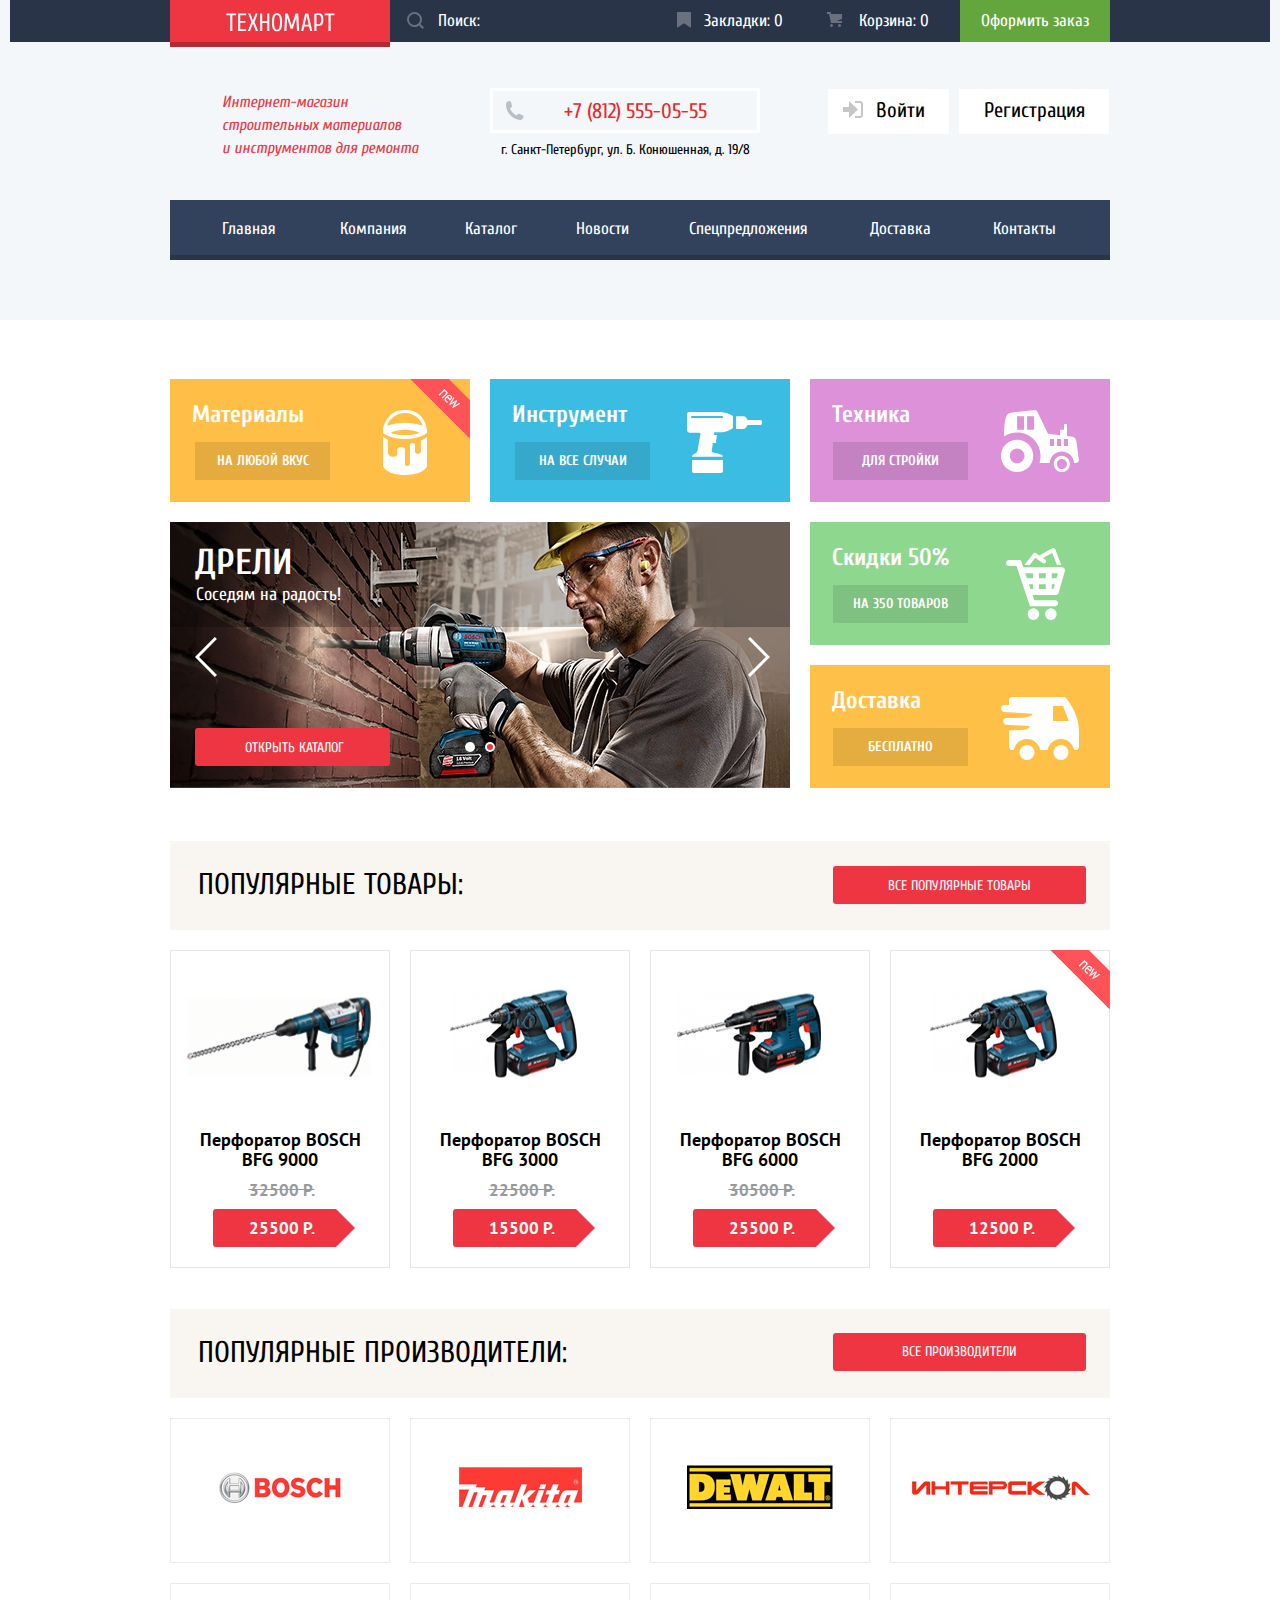
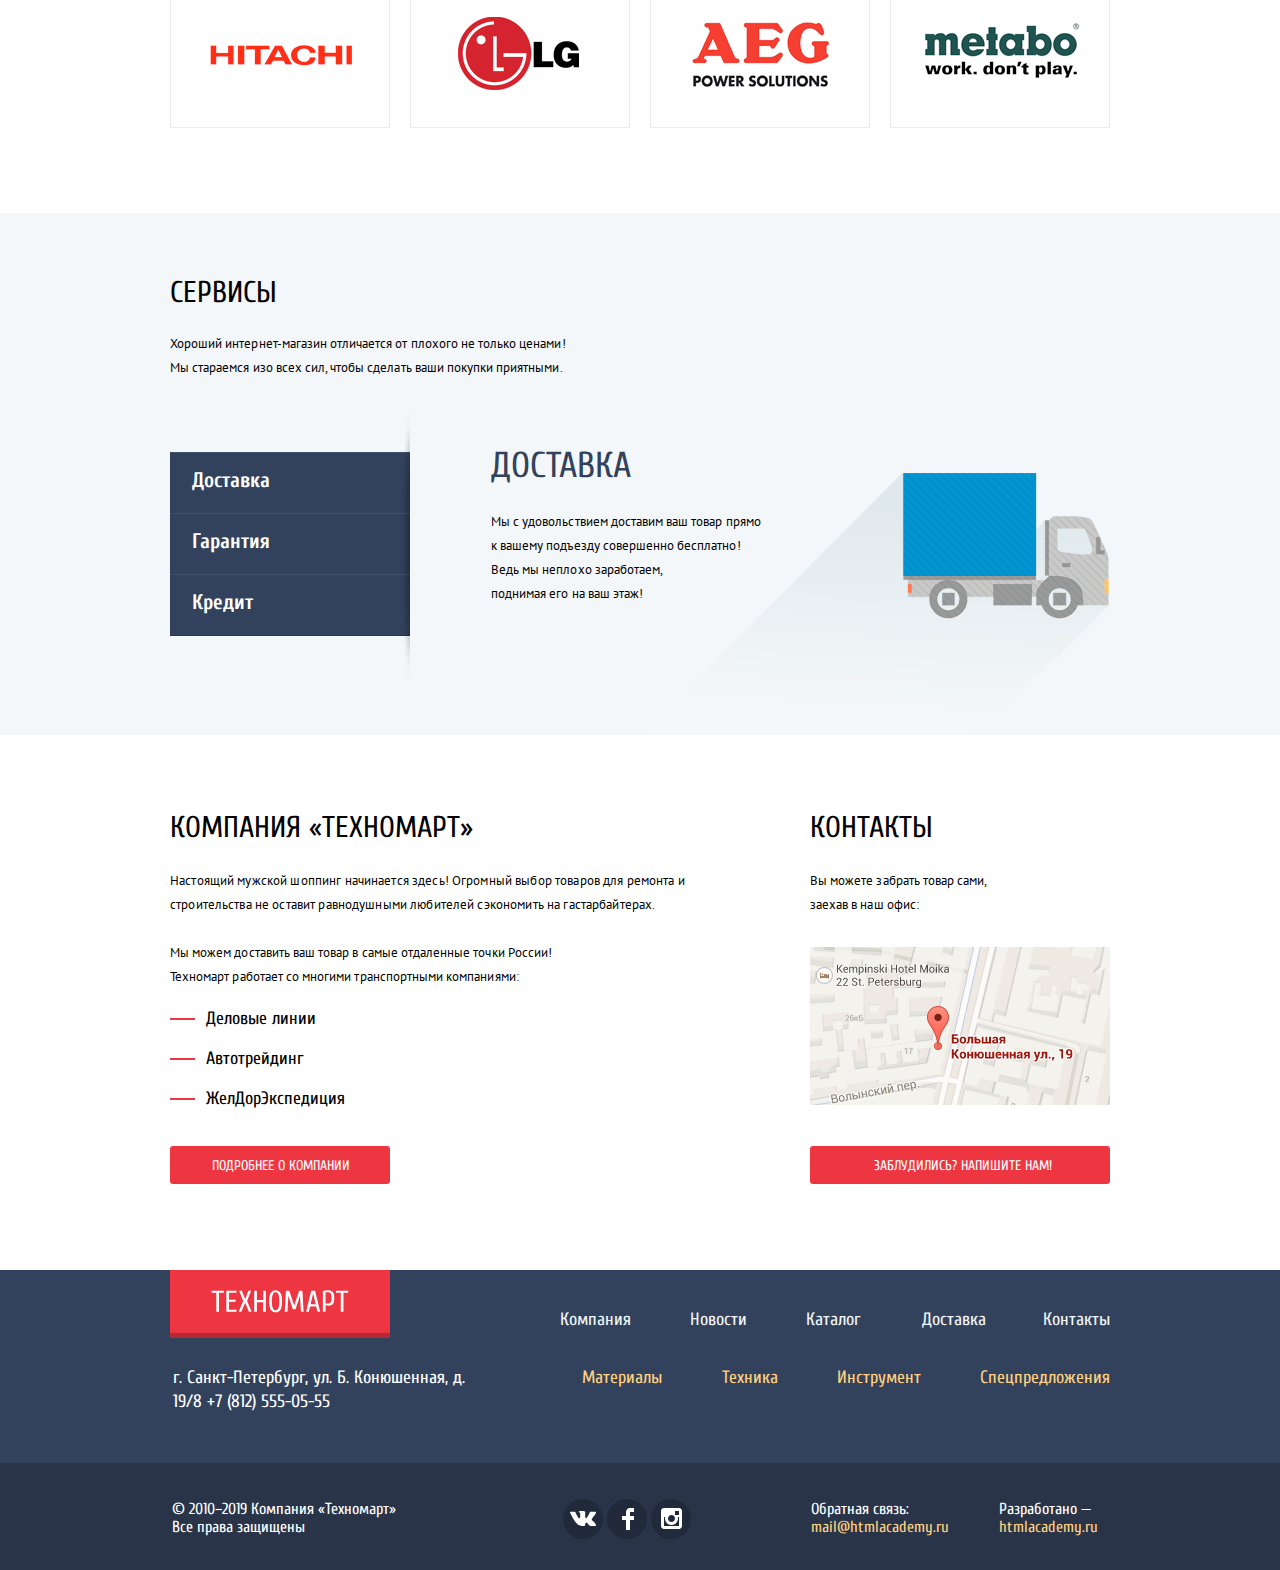
<file: index.html>
<!DOCTYPE html>
<html lang="ru">

<head>
	<meta charset="utf-8">
	<title>HTML Academy: Техномарт</title>
	<link href="https://fonts.googleapis.com/css?family=Cuprum:400,400i,700%7CPT+Sans:400,400i,700&display=swap&subset=cyrillic" rel="stylesheet">
	<link href="./css/normalize.css" rel="stylesheet">
	<link href="./css/style-min.css" rel="stylesheet">
</head>

<body>
	<header class="main-header">
		<div class="container-header-second-menu">
			<ul class="header-second-menu">
				<li>
					<a href="" class="header-logo">
						<img src="./img/logo.svg" width="109" height="19" alt="Магазин «Техномарт»">
					</a>
				</li>
				<li class="search">
					<form action="https://echo.htmlacademy.ru" method="get">
						<label for="search-field">
						</label>
						<input type="text" id="search-field" placeholder="Поиск:" aria-label="Поле ввода поисковых запросов">
						<svg xmlns="http://www.w3.org/2000/svg" width="17" height="17" viewBox="0 0 17 17">
							<path fill="#ffffff" d="M17 15.586l-3.542-3.542A7.465 7.465 0 0 0 15 7.5 7.5 7.5 0 1 0 7.5 15c1.71 0 3.282-.579 4.544-1.542L15.586 17 17 15.586zM2 7.5C2 4.467 4.467 2 7.5 2 10.532 2 13 4.467 13 7.5c0 3.032-2.468 5.5-5.5 5.5A5.506 5.506 0 0 1 2 7.5z" />
						</svg>
					</form>
				</li>
				<li class="bookmark">
					<a href="">Закладки: <span>0</span>
						<svg xmlns="http://www.w3.org/2000/svg" xmlns:xlink="http://www.w3.org/1999/xlink" x="0px" y="0px" width="14px" height="16px" viewBox="0 0 14 16" enable-background="new 0 0 14 16" xml:space="preserve">
							<path fill="#ffffff" d="M14,15c0,0.55-0.368,0.741-0.818,0.426l-5.363-3.765c-0.45-0.315-1.187-0.315-1.637,0l-5.364,3.765
	C0.368,15.741,0,15.55,0,15V1c0-0.55,0.45-1,1-1h12c0.55,0,1,0.45,1,1V15z" />
						</svg>
					</a>
				</li>
				<li class="cart">
					<a href="">Корзина: <span>0</span>
						<svg xmlns="http://www.w3.org/2000/svg" width="15" height="15" viewBox="0 0 15 15">
							<circle fill="#ffffff" cx="4.5" cy="13.5" r="1.5" />
							<circle fill="#ffffff" cx="12.5" cy="13.5" r="1.5" />
							<path fill="#ffffff" d="M15 2H4.07l-.422-2H0v2h2.031l1.985 9H15V9H9.441L15 6.951z" /></svg>
					</a>
				</li>
				<li class="order">
					<a href="">Оформить заказ</a>
				</li>
			</ul>
		</div>
		<div class="container-header-info-nav">
			<div class="header-info">
				<p class="header-description">
					Интернет-магазин 
					строительных материалов 
					и&nbsp;инструментов для ремонта
				</p>
				<p class="header-contacts">
					<a href="tel:78125550555">+7 (812) 555-05-55</a>
					<span class="header-contacts-adress">г. Санкт-Петербург, ул. Б. Конюшенная, д. 19/8</span>
				</p>
				<ul class="user-navigation">
					<li>
						<a class="login-link" href="#">Войти
							<svg xmlns="http://www.w3.org/2000/svg" xmlns:xlink="http://www.w3.org/1999/xlink" x="0px" y="0px" width="20px" height="17px" viewBox="0 0 20 17" enable-background="new 0 0 20 17" xml:space="preserve">
								<g>
									<polygon fill="#c5c5c5" points="14.875,8.5 6,0 6,6 0,6 0,11 6,11 6,17 	" />
								</g>
								<path fill="#c5c5c5" d="M16.986,15.01h-5.027V17h5.027c2.178,0,3.004-1.81,3.029-3.026V3.028C19.99,1.811,19.164,0,16.986,0h-5.027
	v1.99h5.027c0.839,0,0.992,0.681,1.01,1.057v10.904C17.979,14.327,17.825,15.01,16.986,15.01z" />
							</svg>
						</a>
					</li>
					<li>
						<a class="sign-up" href="#">Регистрация</a>
					</li>
				</ul>
			</div>
			<nav class="navigation">
				<ul class="header-menu">
					<li><a href="">Главная</a></li>
					<li><a href="">Компания</a></li>
					<li><a href="catalog.html">Каталог</a></li>
					<li><a href="">Новости</a></li>
					<li><a href="">Спецпредложения</a></li>
					<li><a href="">Доставка</a></li>
					<li><a href="">Контакты</a></li>
				</ul>
			</nav>
		</div>
	</header>

	<main class="index main-flex-container">
		<h1 class="visually-hidden">Интернет-магазин «Техномарт»</h1>

		<section class="features">
			<h2 class="visually-hidden">Преимущества</h2>
			<ul class="features-list">
				<li class="features-list-item materials">
					<span>Материалы</span>
					<a href="">
						на любой вкус
					</a>
				</li>
				<li class="features-list-item tool">
					<span>Инструмент</span>
					<a href="">
						на все случаи
					</a>
				</li>
				<li class="features-list-item technique">
					<span>Техника</span>
					<a href="">
						для стройки
					</a>
				</li>
				<li class="features-list-item discount">
					<span>Скидки 50%</span>
					<a href="">
						на 350 товаров
					</a>
				</li>
				<li class="features-list-item delivery">
					<span>Доставка</span>
					<a href="">
						бесплатно
					</a>
				</li>
				<li class="slider-section">
					<h2 class="visually-hidden">Слайдер о популярных каталогах</h2>
					<ul class="slider-list">
						<li class="slide index-1">
							<p>Дрели
								<span>Соседям на радость!</span>
							</p>
							<a class="slider-link" href="catalog.html">Открыть каталог</a>
						</li>
						<li class="slide index-2">
							<p>Перфораторы
								<span>Настоящие мужские игрушки</span>
							</p>
							<a class="slider-link" href="./catalog.html">Открыть каталог</a>
						</li>
					</ul>
					<button class="slider-button prev" type="button" aria-label="Назад"></button>
					<button class="slider-button next" type="button" aria-label="Вперед"></button>
					<div class="slider-paginatiion">
						<h3 class="visually-hidden">Пагинация слайдера</h3>
						<button class="slider-dots" type="button" aria-label="Неактивный слайд"></button>
						<button class="slider-dots slide-current" type="button" aria-label="Текущий слайд"></button>
					</div>
				</li>
			</ul>
		</section>

		<section class="popular-product">
			<h2>Популярные товары:</h2>
			<a href="" class="all-popular-product">Все популярные товары</a>
			<ul class="product-list">

				<li class="product-list-item">
					<p class="product-image">
						<img src="./img/perforator-1.jpg" width="218" height="168" alt="Перфоратор BOSCH BFG 9000">
					</p>
					<div class="product-action">
						<a class="to-cart" href="">Купить</a>
						<a class="to-bookmarks" href="">В закладки</a>
					</div>
					<h3 class="product-title">
						<a href="">Перфоратор BOSCH BFG 9000</a>
					</h3>
					<p class="old-price">32500 Р.</p>
					<p class="price">25500 Р.</p>
				</li>

				<li class="product-list-item">
					<p class="product-image">
						<img src="./img/perforator-2.jpg" width="218" height="168" alt="Перфоратор BOSCH BFG 3000">
					</p>
					<div class="product-action">
						<a class="to-cart" href="">Купить</a>
						<a class="to-bookmarks" href="">В закладки</a>
					</div>
					<h3 class="product-title">
						<a href="">Перфоратор BOSCH BFG 3000</a>
					</h3>
					<p class="old-price">22500 Р.</p>
					<p class="price">15500 Р.</p>
				</li>

				<li class="product-list-item">
					<p class="product-image">
						<img src="./img/perforator-3.jpg" width="218" height="168" alt="Перфоратор BOSCH BFG 6000">
					</p>
					<div class="product-action">
						<a class="to-cart" href="">Купить</a>
						<a class="to-bookmarks" href="">В закладки</a>
					</div>
					<h3 class="product-title">
						<a href="">Перфоратор BOSCH BFG 6000</a>
					</h3>
					<p class="old-price">30500 Р.</p>
					<p class="price">25500 Р.</p>
				</li>

				<li class="product-list-item">
					<span class="new-sticker flag">new</span>
					<p class="product-image">
						<img src="./img/perforator-4.jpg" width="218" height="168" alt="Перфоратор BOSCH BFG 2000">
					</p>
					<div class="product-action">
						<a class="to-cart" href="">Купить</a>
						<a class="to-bookmarks" href="">В закладки</a>
					</div>
					<h3 class="product-title">
						<a href="">Перфоратор BOSCH BFG 2000</a>
					</h3>
					<p class="old-price"></p>
					<p class="price">12500 Р.</p>
				</li>
			</ul>

		</section>

		<section class="popular-manufacturer">
			<h2>Популярные производители:</h2>
			<a class="all-manufacturers-link" href="">Все производители</a>
			<ul class="manufacturer-list">
				<li class="manufacturer-list-item bosch">
					<a href="">
						<img src="./img/manufacturer-bosch.png" width="126" height="37" alt="Популярные производители - Bosch">
					</a>
				</li>
				<li class="manufacturer-list-item makita">
					<a href="">
						<img src="./img/manufacturer-makita.png" width="123" height="40" alt="Популярные производители - Makita">
					</a>
				</li>
				<li class="manufacturer-list-item dewalt">
					<a href="">
						<img src="./img/manufacturer-dewalt.png" width="146" height="44" alt="Популярные производители - DeWalt">
					</a>
				</li>
				<li class="manufacturer-list-item interskol">
					<a href="">
						<img src="./img/manufacturer-interskol.png" width="200" height="88" alt="Популярные производители - Интерскол">
					</a>
				</li>
				<li class="manufacturer-list-item hitachi">
					<a href="">
						<img src="./img/manufacturer-hitachi.png" width="169" height="31" alt="Популярные производители - Hitachi">
					</a>
				</li>
				<li class="manufacturer-list-item lg">
					<a href="">
						<img src="./img/manufacturer-lg.png" width="121" height="73" alt="Популярные производители - LG">
					</a>
				</li>
				<li class="manufacturer-list-item aeg">
					<a href="">
						<img src="./img/manufacturer-aeg.png" width="151" height="96" alt="Популярные производители - AEG">
					</a>
				</li>
				<li class="manufacturer-list-item metabo">
					<a href="">
						<img src="./img/manufacturer-metabo.png" width="204" height="69" alt="Популярные производители - Metabo">
					</a>
				</li>
			</ul>
		</section>

		<section class="services">
			<div class="services-container">
				<h2>Сервисы</h2>
				<p class="about-services">
					Хороший интернет-магазин отличается от плохого не только ценами! 
					Мы стараемся изо всех сил, чтобы сделать ваши покупки приятными.
				</p>
				<ul class="services-list">
					<li class="services-list-buttons">
						<button class="button services-button-delivery" type="button">Доставка</button>
						<button class="button services-button-guarantee" type="button">Гарантия</button>
						<button class="button services-button-credit" type="button">Кредит</button>
					</li>
					<li class="services-list-item service-delivery">
						<h3 class="services-title">Доставка</h3>
						<p class="services-description">
							Мы с удовольствием доставим ваш товар прямо <br>
							к вашему подъезду совершенно бесплатно! <br>
							Ведь мы неплохо заработаем, <br>
							поднимая его на ваш этаж!
						</p>
					</li>
					<li class="services-list-item service-guarantee">
						<h3 class="services-title">Гарантия</h3>
						<p class="services-description">
							Если купленный у нас товар поломается или заискрит, <br>
							а также в случае пожара, спровоцированного его возгоранием, <br>
							вы всегда можете быть уверены в нашей гарантии. Мы обменяем <br>
							сгоревший товар на новый. <br>
							Дом уж восстановите как-нибудь сами.
						</p>
					</li>
					<li class="services-list-item service-credit">
						<h3 class="services-title">Кредит</h3>
						<p class="services-description">
							Залезть в долговую яму стало проще! <br>
							Кредитные консультанты придут вам на помощь.
						</p>
						<a class="button request-button" href="">Отправить заявку</a>
					</li>
				</ul>
			</div>
		</section>

		<section class="company-description">
			<div>
				<h2>Компания «Техномарт»</h2>
				<p>
					Настоящий мужской шоппинг начинается здесь! Огромный выбор товаров для ремонта и строительства не оставит равнодушными любителей сэкономить на гастарбайтерах.
				</p>
				<p class="normal-letterspacing">
					Мы можем доставить ваш товар в самые отдаленные точки России! 
					Техномарт работает со многими транспортными компаниями:
				</p>
				<ul class="delivery-list">
					<li>Деловые линии</li>
					<li>Автотрейдинг</li>
					<li>ЖелДорЭкспедиция</li>
				</ul>
				<a class="button about-button" href="">Подробнее о компании</a>
			</div>
			<div>
				<h2>Контакты</h2>
				<p class="normal-letterspacing no-margin-bottom">
					Вы можете забрать товар сами, 
					заехав в наш офис:
				</p>
				<p class="small-map">
					<a href="" class="link-map">
					<img src="./img/map-mini.png" width="300" height="158" alt="Карта с местонахождением магазина «Техномарт»">
					</a>
				</p>
				<a class="button modal-button" href="">Заблудились? Напишите нам!</a>
			</div>
		</section>
	</main>

	<footer class="main-footer">
		<div class="container-footer-logo-menu">
			<a class="footer-logo" href="#">
				<img src="./img/logo.svg" width="138" height="23" alt="Магазин «Техномарт»">
			</a>
			<ul class="footer-first-menu">
				<li><a href="">Компания</a></li>
				<li><a href="">Новости</a></li>
				<li><a href="catalog.html">Каталог</a></li>
				<li><a href="">Доставка</a></li>
				<li><a href="">Контакты</a></li>
			</ul>
		</div>
		<div class="container-footer-contacts-menu">
			<p class="footer-contacts">
				г. Санкт-Петербург, ул. Б. Конюшенная, д. 19/8 
				+7 (812) 555-05-55
			</p>

			<ul class="footer-second-menu">
				<li><a href="">Материалы</a></li>
				<li><a href="">Техника</a></li>
				<li><a href="">Инструмент</a></li>
				<li><a href="">Спецпредложения</a></li>
			</ul>
		</div>
		<div class="container-footer-other-info">
			<div class="footer-other-info">
				<p class="copyright">
					&copy; 2010&ndash;2019 Компания «Техномарт» 
					Все права защищены
				</p>
				<ul class="socail-list">
					<li class="socail-vk">
						<a href="" aria-label="Магазин «Техномарт» во Вконтакте">
							<svg xmlns="http://www.w3.org/2000/svg" xmlns:xlink="http://www.w3.org/1999/xlink" x="0px" y="0px" width="26px" height="15px" viewBox="0 0 26 15" enable-background="new 0 0 26 15" xml:space="preserve">
								<path fill="#FFFFFF" d="M16.138,11.51c0.956-0.309,2.18,2.04,3.483,2.939c0.978,0.681,1.727,0.534,1.727,0.534l3.473-0.05
	c0,0,1.815-0.112,0.957-1.554c-0.071-0.12-0.503-1.069-2.585-3.022c-2.177-2.043-1.882-1.712,0.739-5.244
	c1.597-2.153,2.236-3.468,2.036-4.028c-0.192-0.539-1.365-0.399-1.365-0.399L20.69,0.713c-0.381,0.001-0.704,0.119-0.851,0.515
	c-0.003,0.004-0.621,1.666-1.445,3.079c-1.741,2.989-2.436,3.148-2.724,2.961c-0.661-0.433-0.494-1.737-0.494-2.664
	c0-2.897,0.432-4.105-0.846-4.417c-0.427-0.104-0.739-0.172-1.828-0.182c-1.392-0.021-2.574,0-3.244,0.329
	c-0.445,0.223-0.786,0.712-0.579,0.74c0.26,0.035,0.843,0.16,1.155,0.586c0.401,0.552,0.389,1.789,0.389,1.789
	s0.229,3.411-0.54,3.834c-0.528,0.29-1.25-0.302-2.803-3.016C6.087,2.879,5.488,1.345,5.488,1.345S5.372,1.06,5.162,0.904
	C4.912,0.719,4.562,0.66,4.562,0.66L0.848,0.684c0,0-0.558,0.016-0.763,0.262C-0.097,1.164,0.07,1.614,0.07,1.614
	s2.909,6.881,6.203,10.347c3.02,3.182,6.452,2.971,6.452,2.971h1.555c0,0,0.469-0.054,0.709-0.312
	c0.224-0.24,0.214-0.691,0.214-0.691S15.172,11.82,16.138,11.51z" />
							</svg>

						</a>
					</li>
					<li class="socail-fb">
						<a href="" aria-label="Магазин «Техномарт» на Facebook">
							<svg xmlns="http://www.w3.org/2000/svg" xmlns:xlink="http://www.w3.org/1999/xlink" x="0px" y="0px" width="12px" height="22px" viewBox="0 0 12 22" enable-background="new 0 0 12 22" xml:space="preserve">
								<path fill="#FFFFFF" d="M12,4V0H8C5.791,0,4,1.791,4,4v4H0v4h4v10h4V12h4V8H8V4H12z" />
							</svg>
						</a>
					</li>
					<li class="socail-instagram">
						<a href="" aria-label="Магазин «Техномарт» в Instagram">
							<svg xmlns="http://www.w3.org/2000/svg" xmlns:xlink="http://www.w3.org/1999/xlink" x="0px" y="0px" width="21px" height="21px" viewBox="0 0 21 21" enable-background="new 0 0 21 21" xml:space="preserve">
								<path fill="#FFFFFF" d="M18,0H3C1.35,0,0,1.35,0,3v15c0,1.65,1.35,3,3,3h15c1.65,0,3-1.35,3-3V3C21,1.35,19.65,0,18,0z M10.5,7
	c1.93,0,3.5,1.57,3.5,3.5S12.43,14,10.5,14S7,12.43,7,10.5S8.57,7,10.5,7z M18,18H3V9h1.181C4.067,9.482,4,9.983,4,10.5
	c0,3.59,2.91,6.5,6.5,6.5s6.5-2.91,6.5-6.5c0-0.517-0.066-1.018-0.181-1.5H18V18z M18,7h-4V3h4V7z" />
							</svg>
						</a>
					</li>
				</ul>
				<p class="feedback">
					Обратная связь: 
					<a href="mailto:mail@htmlacademy.ru" aria-label="Адрес электронной почты магазина «Техномарт»">mail@htmlacademy.ru</a>
				</p>
				<p class="developer">
					Разработано &mdash; 
					<a href="https://htmlacademy.ru/intensive/htmlcss" aria-label="HTMLAcademy - разработчики сайта магазина «Техномарт»">htmlacademy.ru</a>
				</p>
			</div>
		</div>
	</footer>

	<section class="modal-map">
		<h2 class="visually-hidden">Карта</h2>
		<iframe src="https://yandex.ru/map-widget/v1/-/CGswM24d" width="940" height="446">			
		</iframe>
		<p>
			<img class="map" src="./img/map.jpg" width="940" height="446" alt="Адрес интернет-магазина «Техномарт»: город Санкт-Петергург, улица Большая Конюшенная, 19">
		</p>
		<button class="close-button" type="button" aria-label="Закрыть форму обратной связи"></button>
	</section>

	<section class="feedback-form">
		<h2 class="visually-hidden">Форма обратной связи</h2>
		<form action="https://echo.htmlacademy.ru" method="post">
			<div>
				<p class="input-login">
					<label for="field-for-name">Ваше имя:</label>
					<input id="field-for-name" type="text" name="name" placeholder="Имя Фамилия">
				</p>
				<p class="input-mail">
					<label for="field-for-mail">Ваш e-mail:</label>
					<input id="field-for-mail" type="email" name="mail" placeholder="email@example.com">
				</p>
				<p class="message">
					<label for="field-for-message">Текст письма:</label>
					<textarea id="field-for-message" name="message" placeholder="В свободной форме"></textarea>
				</p>
			</div>
			<div>
				<button class="button-submit" type="submit">Отправить</button>
			</div>
		</form>
		<button class="close-button" type="button" aria-label="Закрыть форму обратной связи"></button>
	</section>
	
	<section class="modal-to-cart">
		<h2 class="visually-hidden">Модальное окно добавления в корзину</h2>
		<p class="modal-info">Товар добавлен в корзину!</p>
		<p class="button-group">
			<a class="button modal-button to-order" href="">Оформить заказ</a>
			<a class="button modal-button сontinue-shopping" href="">Продолжить покупки</a>
		</p>
		<button class="button close-button" type="button" aria-label="Закрыть модальное окно"></button>
	</section>
	<script src="./js/index-scripts-min.js"></script>
</body>
</html>
</file>
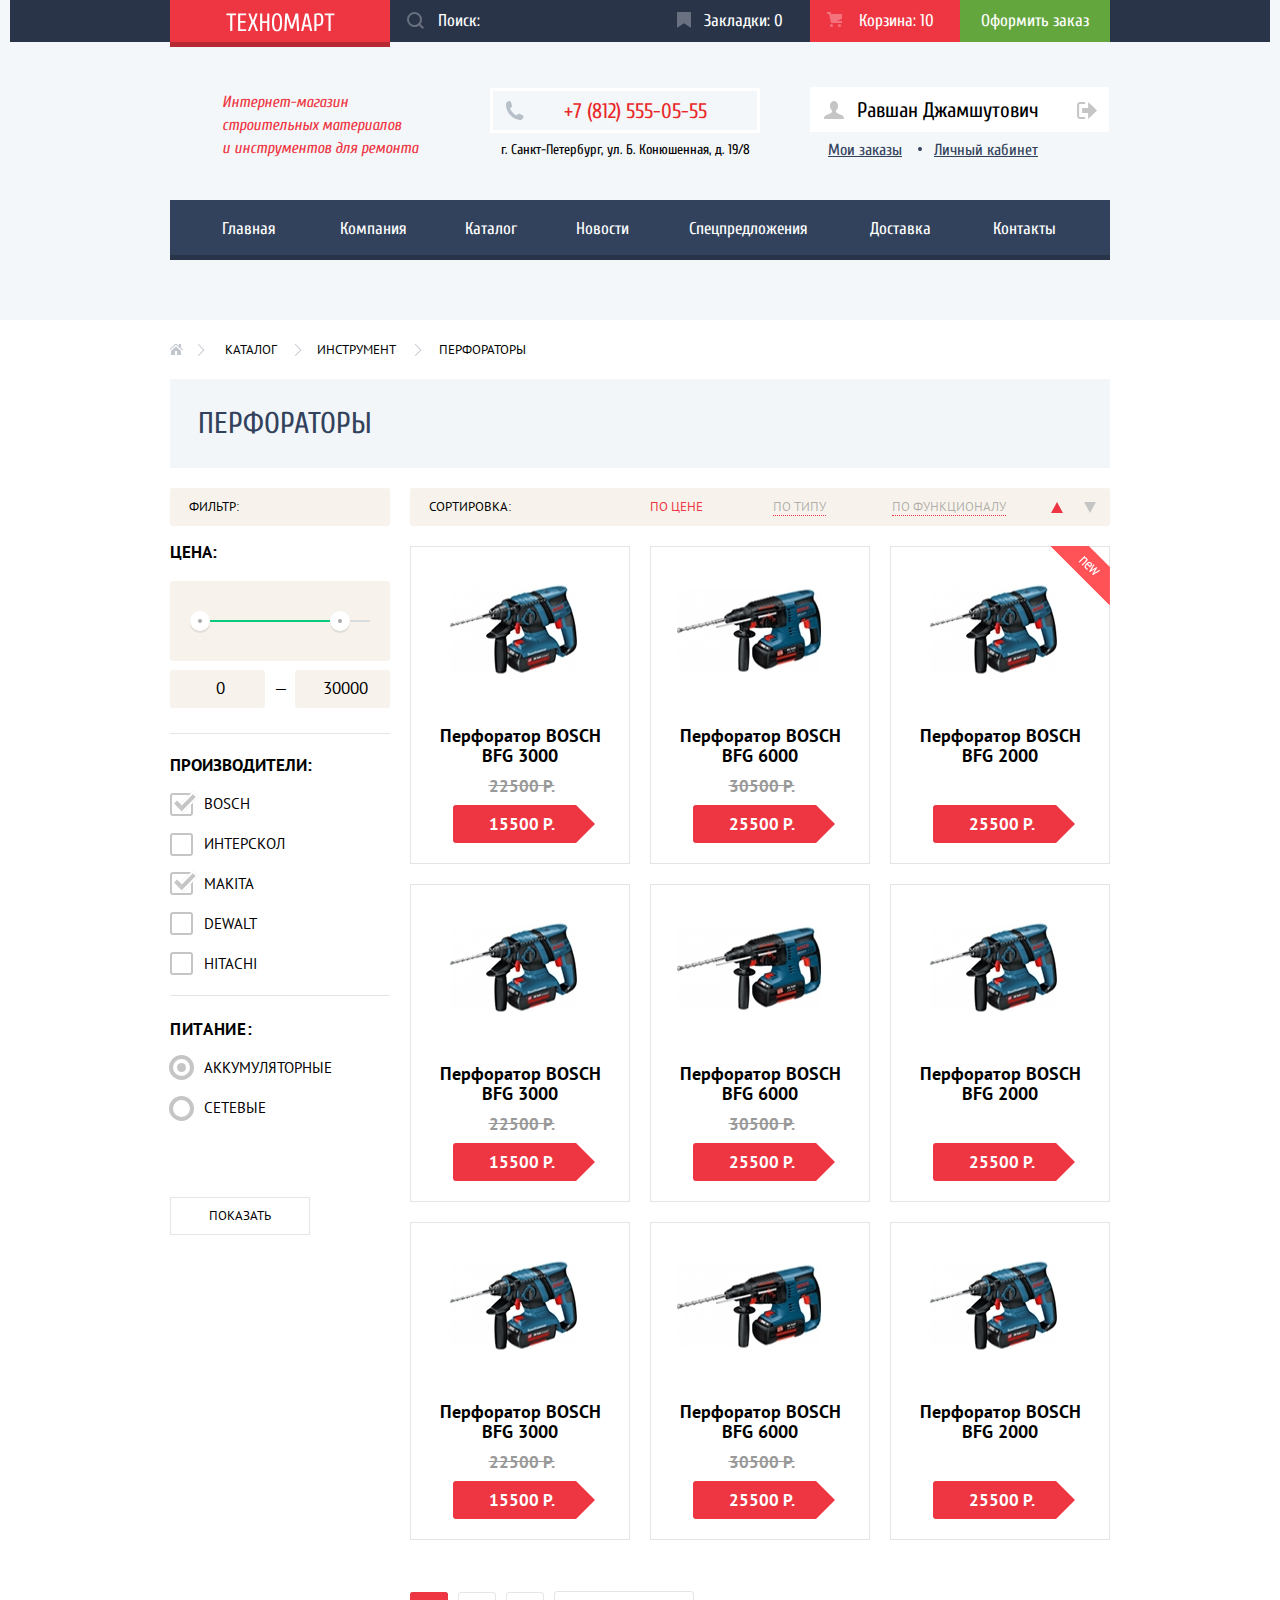
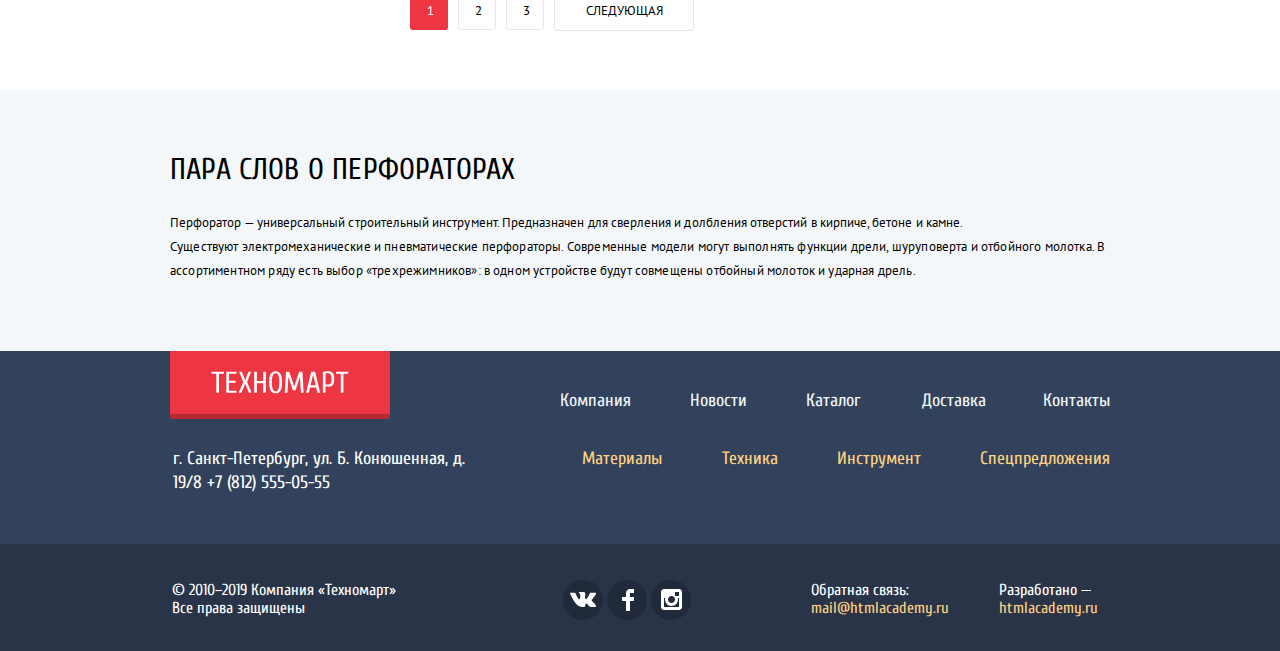
<file: catalog.html>
<!DOCTYPE html>
<html lang="ru">

<head>
	<meta charset="utf-8">
	<title>Каталог — HTML Academy: Техномарт</title>
	<link href="https://fonts.googleapis.com/css?family=Cuprum:400,400i,700%7CPT+Sans:400,400i,700&display=swap&subset=cyrillic" rel="stylesheet">
	<link href="./css/normalize.css" rel="stylesheet">
	<link href="./css/style-min.css" rel="stylesheet">	
</head>

<body class="catalog-page">

	<header class="main-header">
		<div class="container-header-second-menu">
			<ul class="header-second-menu">
				<li class="header-logo">
					<a href="index.html">
						<img src="./img/logo.svg" width="109" height="19" alt="Магазин «Техномарт»">
					</a>
				</li>
				<li class="search">
					<form action="https://echo.htmlacademy.ru" method="get">
						<label for="search-field">
						</label>
						<input type="text" id="search-field" placeholder="Поиск:" aria-label="Поле ввода поисковых запросов">
						<svg xmlns="http://www.w3.org/2000/svg" width="17" height="17" viewBox="0 0 17 17">
							<path fill="#ffffff" d="M17 15.586l-3.542-3.542A7.465 7.465 0 0 0 15 7.5 7.5 7.5 0 1 0 7.5 15c1.71 0 3.282-.579 4.544-1.542L15.586 17 17 15.586zM2 7.5C2 4.467 4.467 2 7.5 2 10.532 2 13 4.467 13 7.5c0 3.032-2.468 5.5-5.5 5.5A5.506 5.506 0 0 1 2 7.5z" />
						</svg>
					</form>
				</li>
				<li class="bookmark">
					<a href="">Закладки: <span>0</span>
						<svg xmlns="http://www.w3.org/2000/svg" xmlns:xlink="http://www.w3.org/1999/xlink" x="0px" y="0px" width="14px" height="16px" viewBox="0 0 14 16" enable-background="new 0 0 14 16" xml:space="preserve">
							<path fill="#ffffff" d="M14,15c0,0.55-0.368,0.741-0.818,0.426l-5.363-3.765c-0.45-0.315-1.187-0.315-1.637,0l-5.364,3.765
	C0.368,15.741,0,15.55,0,15V1c0-0.55,0.45-1,1-1h12c0.55,0,1,0.45,1,1V15z" />
						</svg>
					</a>
				</li>
				<li class="cart not-empty">
					<a href="">Корзина: <span>10</span>
						<svg xmlns="http://www.w3.org/2000/svg" width="15" height="15" viewBox="0 0 15 15">
							<circle fill="#ffffff" cx="4.5" cy="13.5" r="1.5" />
							<circle fill="#ffffff" cx="12.5" cy="13.5" r="1.5" />
							<path fill="#ffffff" d="M15 2H4.07l-.422-2H0v2h2.031l1.985 9H15V9H9.441L15 6.951z" /></svg>
					</a>
				</li>
				<li class="order">
					<a href="">Оформить заказ</a>
				</li>
			</ul>
		</div>
		<div class="container-header-info-nav">
			<div class="header-info">
				<p class="header-description">
					Интернет-магазин 
					строительных материалов 
					и&nbsp;инструментов для ремонта
				</p>
				<p class="header-contacts">
					<a href="tel:78125550555">+7 (812) 555-05-55</a>
					<span class="header-contacts-adress">г. Санкт-Петербург, ул. Б. Конюшенная, д. 19/8</span>
				</p>
				<div class="user-navigation authorized">
					<p class="profile">
						<a class="user-name" href="#">Равшан Джамшутович
							<svg xmlns="http://www.w3.org/2000/svg" xmlns:xlink="http://www.w3.org/1999/xlink" x="0px" y="0px" width="20px" height="18px" viewBox="0 0 20 18" enable-background="new 0 0 20 18" xml:space="preserve">
								<path fill="#c5c5c5" d="M17.881,14.166c-2.144-0.735-4.256-1.666-5.207-2.39c-0.657-0.501-0.77-1.618-0.517-2.415
	c1.118-0.903,1.864-2.477,1.864-4.278C14.021,2.276,12.221,0,10,0S5.979,2.276,5.979,5.083c0,1.801,0.746,3.374,1.863,4.277
	c0.253,0.798,0.141,1.915-0.517,2.416c-0.95,0.724-3.063,1.654-5.207,2.39S0,18,0,18h20C20,18,20.025,14.901,17.881,14.166z" />
							</svg>
						</a>
						<a class="link-out" href="#">
							<svg xmlns="http://www.w3.org/2000/svg" xmlns:xlink="http://www.w3.org/1999/xlink" x="0px" y="0px" width="21px" height="17px" viewBox="0 0 21 17" enable-background="new 0 0 21 17" xml:space="preserve">
								<g>
									<polygon fill="#c5c5c5" points="21,8.5 12.125,0 12.125,6 6.125,6 6.125,11 12.125,11 12.125,17 	" />
									<path fill="#c5c5c5" d="M3.106,13.952V3.048c0.018-0.376,0.171-1.057,1.01-1.057h5.027V0H4.116C1.938,0,1.112,1.81,1.087,3.027
		v10.946C1.112,15.189,1.938,17,4.116,17h5.027v-1.99H4.116C3.277,15.01,3.124,14.327,3.106,13.952z" />
								</g>
							</svg>
						</a>
					</p>
					<p class="user-links">
						<a class="my-orders" href="#">Мои заказы</a>
						<a class="my-profile" href="#">Личный кабинет</a>
					</p>
				</div>
			</div>
			<nav class="navigation">
				<ul class="header-menu">
					<li><a href="index.html">Главная</a></li>
					<li><a href="">Компания</a></li>
					<li><a href="catalog.html">Каталог</a></li>
					<li><a href="">Новости</a></li>
					<li><a href="">Спецпредложения</a></li>
					<li><a href="">Доставка</a></li>
					<li><a href="">Контакты</a></li>
				</ul>
			</nav>
		</div>
	</header>

	<main class="main-flex-container">
		<div class="container-filter-catalog">

			<ul class="breadcrumbs">
				<li>
					<a href="./index.html" aria-label="Переход на главную страницу сайта"></a>
				</li>
				<li>
					<a href="./catalog.html">Каталог</a>
				</li>
				<li>
					<a href="">Инструмент</a>
				</li>
				<li>
					<a href="">Перфораторы</a>
				</li>
			</ul>

			<h1>Перфораторы</h1>
			<div class="container-filter-catalog-1">
				<section class="filter">
					<h2>Фильтр:</h2>
					<form action="https://echo.htmlacademy.ru" method="get">
						<fieldset class="set-filter-1">
							<legend class="filter-title">Цена:</legend>
							<div class="range-filter">
								<div class="range-controls">
									<div class="scale">
										<div class="bar"></div>
									</div>
									<div class="toggle toggle-min"></div>
									<div class="toggle toggle-max"></div>
								</div>
								<div class="price-controls">
									<input type="text" aria-label="Задайте начальное значение цены в поле" value="0">
									<span>&mdash;</span>
									<input type="text" aria-label="Задайте конечное значение цены в поле" value="30000">
								</div>
							</div>
						</fieldset>
						<fieldset class="set-filter-2">
							<legend class="filter-title">Производители:</legend>
							<ul class="filter-manufacturers-list">
								<li class="manufacturers-list-item">
									<label for="bosch">Bosch
										<input type="checkbox" id="bosch" name="Bosch" checked class="visually-hidden">
										<span class="checkbox-indicator"></span>
									</label>
								</li>
								<li class="manufacturers-list-item">
									<label for="interskol">Интерскол
										<input type="checkbox" id="interskol" name="Interskol" class="visually-hidden">
										<span class="checkbox-indicator"></span>
									</label>
								</li>
								<li class="manufacturers-list-item makita">
									<label for="makita">Makita
										<input type="checkbox" id="makita" name="Makita" checked class="visually-hidden">
										<span class="checkbox-indicator"></span>
									</label>
								</li>
								<li class="manufacturers-list-item dewalt">
									<label for="dewalt">DeWalt
										<input type="checkbox" id="dewalt" name="DeWalt" class="visually-hidden">
										<span class="checkbox-indicator"></span>
									</label>
								</li>
								<li class="manufacturers-list-item hitachi">
									<label for="hitachi">Hitachi
										<input type="checkbox" id="hitachi" name="Hitachi" class="visually-hidden">
										<span class="checkbox-indicator"></span>
									</label>
								</li>
							</ul>
						</fieldset>
						<fieldset class="set-filter-3">
							<legend class="filter-title">Питание:</legend>
							<ul class="filter-energy-list">
								<li class="energy-list-item">
									<label for="akkum">Аккумуляторные
										<input type="radio" id="akkum" name="type-energy" value="rechargeable" checked class="visually-hidden">
										<span class="radio-indicator"></span>
									</label>
								</li>
								<li class="energy-list-item energy-network">
									<label for="network">Сетевые
										<input type="radio" id="network" name="type-energy" value="networking" class="visually-hidden">
										<span class="radio-indicator"></span>
									</label>
								</li>
							</ul>
						</fieldset>
						<button class="button filter-button" type="submit">Показать</button>
					</form>
				</section>

				<div class="container-filter-catalog-2">
					<section class="sorting">
						<h2>Сортировка:</h2>

						<ul class="sorting-list">
							<li>
								<a class="sorting-price" href="">По цене</a>
							</li>
							<li>
								<a class="sorting-type" href="">По типу</a>
							</li>
							<li>
								<a class="sorting-function" href="">По функционалу</a>
							</li>
							<li class="">
								<a class="sorting-up" href="" aria-label="Сортировка цены по возрастанию">
									<div class="triangle-up"></div>
								</a>
							</li>
							<li class="">
								<a class="sorting-down" href="" aria-label="Сортировка цены по убыванию">
									<div class="triangle-down"></div>
								</a>
							</li>
						</ul>
					</section>

					<section class="catalog">

						<h2 class="visually-hidden">Каталог перфораторов</h2>
						<ul class="product-list">
							<li class="product-list-item">
								<p class="product-image">
									<img src="./img/perforator-2.jpg" width="218" height="168" alt="Перфоратор BOSCH BFG 3000">
								</p>
								<div class="product-action">
									<a class="to-cart" href="">Купить</a>
									<a class="to-bookmarks" href="">В закладки</a>
								</div>
								<h3 class="product-title">
									<a href="">Перфоратор BOSCH BFG 3000</a>
								</h3>
								<p class="old-price">22500 Р.</p>
								<p class="price">15500 Р.</p>
							</li>

							<li class="product-list-item">
								<p class="product-image">
									<img src="./img/perforator-3.jpg" width="218" height="168" alt="Перфоратор BOSCH BFG 6000">
								</p>
								<div class="product-action">
									<a class="to-cart" href="">Купить</a>
									<a class="to-bookmarks" href="">В закладки</a>
								</div>
								<h3 class="product-title">
									<a href="">Перфоратор BOSCH BFG 6000</a>
								</h3>
								<p class="old-price">30500 Р.</p>
								<p class="price">25500 Р.</p>
							</li>

							<li class="product-list-item">
								<span class="new-sticker flag">new</span>
								<p class="product-image">
									<img src="./img/perforator-4.jpg" width="218" height="168" alt="Перфоратор BOSCH BFG 2000">
								</p>
								<div class="product-action">
									<a class="to-cart" href="">Купить</a>
									<a class="to-bookmarks" href="">В закладки</a>
								</div>
								<h3 class="product-title">
									<a href="">Перфоратор BOSCH BFG 2000</a>
								</h3>
								<p class="old-price"></p>
								<p class="price">25500 Р.</p>
							</li>

							<li class="product-list-item">
								<p class="product-image">
									<img src="./img/perforator-2.jpg" width="218" height="168" alt="Перфоратор BOSCH BFG 3000">
								</p>
								<div class="product-action">
									<a class="to-cart" href="">Купить</a>
									<a class="to-bookmarks" href="">В закладки</a>
								</div>
								<h3 class="product-title">
									<a href="">Перфоратор BOSCH BFG 3000</a>
								</h3>
								<p class="old-price">22500 Р.</p>
								<p class="price">15500 Р.</p>
							</li>

							<li class="product-list-item">
								<p class="product-image">
									<img src="./img/perforator-3.jpg" width="218" height="168" alt="Перфоратор BOSCH BFG 6000">
								</p>
								<div class="product-action">
									<a class="to-cart" href="">Купить</a>
									<a class="to-bookmarks" href="">В закладки</a>
								</div>
								<h3 class="product-title">
									<a href="">Перфоратор BOSCH BFG 6000</a>
								</h3>
								<p class="old-price">30500 Р.</p>
								<p class="price">25500 Р.</p>
							</li>

							<li class="product-list-item">
								<p class="product-image">
									<img src="./img/perforator-4.jpg" width="218" height="168" alt="Перфоратор BOSCH BFG 2000">
								</p>
								<div class="product-action">
									<a class="to-cart" href="">Купить</a>
									<a class="to-bookmarks" href="">В закладки</a>
								</div>
								<h3 class="product-title">
									<a href="">Перфоратор BOSCH BFG 2000</a>
								</h3>
								<p class="old-price"></p>
								<p class="price">25500 Р.</p>
							</li>

							<li class="product-list-item">
								<p class="product-image">
									<img src="./img/perforator-2.jpg" width="218" height="168" alt="Перфоратор BOSCH BFG 3000">
								</p>
								<div class="product-action">
									<a class="to-cart" href="">Купить</a>
									<a class="to-bookmarks" href="">В закладки</a>
								</div>
								<h3 class="product-title">
									<a href="">Перфоратор BOSCH BFG 3000</a>
								</h3>
								<p class="old-price">22500 Р.</p>
								<p class="price">15500 Р.</p>
							</li>

							<li class="product-list-item">
								<p class="product-image">
									<img src="./img/perforator-3.jpg" width="218" height="168" alt="Перфоратор BOSCH BFG 6000">
								</p>
								<div class="product-action">
									<a class="to-cart" href="">Купить</a>
									<a class="to-bookmarks" href="">В закладки</a>
								</div>
								<h3 class="product-title">
									<a href="">Перфоратор BOSCH BFG 6000</a>
								</h3>
								<p class="old-price">30500 Р.</p>
								<p class="price">25500 Р.</p>
							</li>

							<li class="product-list-item">
								<p class="product-image">
									<img src="./img/perforator-4.jpg" width="218" height="168" alt="Перфоратор BOSCH BFG 2000">
								</p>
								<div class="product-action">
									<a class="to-cart" href="">Купить</a>
									<a class="to-bookmarks" href="">В закладки</a>
								</div>
								<h3 class="product-title">
									<a href="">Перфоратор BOSCH BFG 2000</a>
								</h3>
								<p class="old-price"></p>
								<p class="price">25500 Р.</p>
							</li>

						</ul>
					</section>

					<section class="pagination">
						<h2 class="visually-hidden">Пагинация</h2>
						<ul class="page-list">
							<li class="page-number page-current">
								<a href="" aria-label="Первая страница отсортированных товаров">1</a>
							</li>
							<li class="page-number">
								<a href="" aria-label="Вторая страница отсортированных товаров">2</a>
							</li>
							<li class="page-number">
								<a href="" aria-label="Третья страница отсортированных товаров">3</a>
							</li>
							<li class="page-number page-next">
								<a href="" aria-label="Переход на последующие страницы списка отсортированных товаров">Следующая</a>
							</li>
						</ul>
					</section>
				</div>
			</div>
		</div>
		<div class="container-about-product">
			<section class="about-products">
				<h2 class="visually-hidden">Описание вида товаров</h2>
				<h3>Пара слов о перфораторах</h3>
				<p>
					Перфоратор — универсальный строительный инструмент. Предназначен для сверления и долбления отверстий в кирпиче, бетоне и камне.
				</p>
				<p class="wide-letterspacing">
					Существуют электромеханические и пневматические перфораторы. Современные модели могут выполнять функции дрели, шуруповерта и отбойного молотка. В ассортиментном ряду есть выбор «трехрежимников»: в одном устройстве будут совмещены отбойный молоток и ударная дрель.
				</p>
			</section>
		</div>
	</main>

	<footer class="main-footer">
		<div class="container-footer-logo-menu">
			<a class="footer-logo" href="index.html">
				<img src="./img/logo.svg" width="138" height="23" alt="Магазин «Техномарт»">
			</a>
			<ul class="footer-first-menu">
				<li><a href="">Компания</a></li>
				<li><a href="">Новости</a></li>
				<li><a href="catalog.html">Каталог</a></li>
				<li><a href="">Доставка</a></li>
				<li><a href="">Контакты</a></li>
			</ul>
		</div>
		<div class="container-footer-contacts-menu">
			<p class="footer-contacts">
				г. Санкт-Петербург, ул. Б. Конюшенная, д. 19/8 
				+7 (812) 555-05-55
			</p>

			<ul class="footer-second-menu">
				<li><a href="">Материалы</a></li>
				<li><a href="">Техника</a></li>
				<li><a href="">Инструмент</a></li>
				<li><a href="">Спецпредложения</a></li>
			</ul>
		</div>
		<div class="container-footer-other-info">
			<div class="footer-other-info">
				<p class="copyright">
					&copy; 2010&ndash;2019 Компания «Техномарт» 
					Все права защищены
				</p>
				<ul class="socail-list">
					<li class="socail-vk">
						<a href="" aria-label="Магазин «Техномарт» во Вконтакте">
							<svg xmlns="http://www.w3.org/2000/svg" xmlns:xlink="http://www.w3.org/1999/xlink" x="0px" y="0px" width="26px" height="15px" viewBox="0 0 26 15" enable-background="new 0 0 26 15" xml:space="preserve">
								<path fill="#FFFFFF" d="M16.138,11.51c0.956-0.309,2.18,2.04,3.483,2.939c0.978,0.681,1.727,0.534,1.727,0.534l3.473-0.05
	c0,0,1.815-0.112,0.957-1.554c-0.071-0.12-0.503-1.069-2.585-3.022c-2.177-2.043-1.882-1.712,0.739-5.244
	c1.597-2.153,2.236-3.468,2.036-4.028c-0.192-0.539-1.365-0.399-1.365-0.399L20.69,0.713c-0.381,0.001-0.704,0.119-0.851,0.515
	c-0.003,0.004-0.621,1.666-1.445,3.079c-1.741,2.989-2.436,3.148-2.724,2.961c-0.661-0.433-0.494-1.737-0.494-2.664
	c0-2.897,0.432-4.105-0.846-4.417c-0.427-0.104-0.739-0.172-1.828-0.182c-1.392-0.021-2.574,0-3.244,0.329
	c-0.445,0.223-0.786,0.712-0.579,0.74c0.26,0.035,0.843,0.16,1.155,0.586c0.401,0.552,0.389,1.789,0.389,1.789
	s0.229,3.411-0.54,3.834c-0.528,0.29-1.25-0.302-2.803-3.016C6.087,2.879,5.488,1.345,5.488,1.345S5.372,1.06,5.162,0.904
	C4.912,0.719,4.562,0.66,4.562,0.66L0.848,0.684c0,0-0.558,0.016-0.763,0.262C-0.097,1.164,0.07,1.614,0.07,1.614
	s2.909,6.881,6.203,10.347c3.02,3.182,6.452,2.971,6.452,2.971h1.555c0,0,0.469-0.054,0.709-0.312
	c0.224-0.24,0.214-0.691,0.214-0.691S15.172,11.82,16.138,11.51z" />
							</svg>

						</a>
					</li>
					<li class="socail-fb">
						<a href="" aria-label="Магазин «Техномарт» на Facebook">
							<svg xmlns="http://www.w3.org/2000/svg" xmlns:xlink="http://www.w3.org/1999/xlink" x="0px" y="0px" width="12px" height="22px" viewBox="0 0 12 22" enable-background="new 0 0 12 22" xml:space="preserve">
								<path fill="#FFFFFF" d="M12,4V0H8C5.791,0,4,1.791,4,4v4H0v4h4v10h4V12h4V8H8V4H12z" />
							</svg>
						</a>
					</li>
					<li class="socail-instagram">
						<a href="" aria-label="Магазин «Техномарт» в Instagram">
							<svg xmlns="http://www.w3.org/2000/svg" xmlns:xlink="http://www.w3.org/1999/xlink" x="0px" y="0px" width="21px" height="21px" viewBox="0 0 21 21" enable-background="new 0 0 21 21" xml:space="preserve">
								<path fill="#FFFFFF" d="M18,0H3C1.35,0,0,1.35,0,3v15c0,1.65,1.35,3,3,3h15c1.65,0,3-1.35,3-3V3C21,1.35,19.65,0,18,0z M10.5,7
	c1.93,0,3.5,1.57,3.5,3.5S12.43,14,10.5,14S7,12.43,7,10.5S8.57,7,10.5,7z M18,18H3V9h1.181C4.067,9.482,4,9.983,4,10.5
	c0,3.59,2.91,6.5,6.5,6.5s6.5-2.91,6.5-6.5c0-0.517-0.066-1.018-0.181-1.5H18V18z M18,7h-4V3h4V7z" />
							</svg>
						</a>
					</li>
				</ul>
				<p class="feedback">
					Обратная связь: 
					<a href="mailto:mail@htmlacademy.ru" aria-label="Адрес электронной почты магазина «Техномарт»">mail@htmlacademy.ru</a>
				</p>
				<p class="developer">
					Разработано &mdash; 
					<a href="https://htmlacademy.ru/intensive/htmlcss" aria-label="HTMLAcademy - разработчики сайта магазина «Техномарт»">htmlacademy.ru</a>
				</p>
			</div>
		</div>
	</footer>

	<section class="modal-map">
		<h2 class="visually-hidden">Карта</h2>
		<iframe src="https://yandex.ru/map-widget/v1/-/CGswM24d" width="940" height="446">			
		</iframe>
		<p>
			<img class="map" src="./img/map.jpg" width="940" height="446" alt="Адрес интернет-магазина «Техномарт»: город Санкт-Петергург, улица Большая Конюшенная, 19">
		</p>
		<button class="close-button" type="button" aria-label="Закрыть форму обратной связи"></button>
	</section>

	<section class="feedback-form">
		<h2 class="visually-hidden">Форма обратной связи</h2>
		<form action="https://echo.htmlacademy.ru" method="post">
			<div>
				<p class="input-login">
					<label for="field-for-name">Ваше имя:</label>
					<input id="field-for-name" type="text" name="name" placeholder="Имя Фамилия">
				</p>
				<p class="input-mail">
					<label for="field-for-mail">Ваш e-mail:</label>
					<input id="field-for-mail" type="email" name="mail" placeholder="email@example.com">
				</p>
				<p class="message">
					<label for="field-for-message">Текст письма:</label>
					<textarea id="field-for-message" name="message" placeholder="В свободной форме"></textarea>
				</p>
			</div>
			<div>
				<button class="button-submit" type="submit">Отправить</button>
			</div>
		</form>
		<button class="close-button" type="button" aria-label="Закрыть форму обратной связи"></button>
	</section>
	
	<section class="modal-to-cart">
		<h2 class="visually-hidden">Модальное окно добавления в корзину</h2>
		<p class="modal-info">Товар добавлен в корзину!</p>
		<p class="button-group">
			<a class="button modal-button to-order" href="">Оформить заказ</a>
			<a class="button modal-button сontinue-shopping" href="">Продолжить покупки</a>
		</p>
		<button class="button close-button" type="button" aria-label="Закрыть модальное окно"></button>
	</section>
	<script src="./js/catalog-scripts-min.js"></script>
</body>
</html>
</file>
<file: css/style-min.css>
Result
Source map
Restructure
Beautify
@-webkit-keyframes bounce{0%{-webkit-transform:translateY(671px);transform:translateY(671px)}70%{-webkit-transform:translateY(-50px);transform:translateY(-50px)}90%{-webkit-transform:translateY(10px);transform:translateY(10px)}to{-webkit-transform:translateY(0);transform:translateY(0)}}@keyframes bounce{0%{-webkit-transform:translateY(671px);transform:translateY(671px)}70%{-webkit-transform:translateY(-50px);transform:translateY(-50px)}90%{-webkit-transform:translateY(10px);transform:translateY(10px)}to{-webkit-transform:translateY(0);transform:translateY(0)}}@-webkit-keyframes shake{0%,to{-webkit-transform:translateX(0);transform:translateX(0)}10%,30%,50%,70%,90%{-webkit-transform:translateX(-20px);transform:translateX(-20px)}20%,40%,60%,80%{-webkit-transform:translateX(20px);transform:translateX(20px)}}@keyframes shake{0%,to{-webkit-transform:translateX(0);transform:translateX(0)}10%,30%,50%,70%,90%{-webkit-transform:translateX(-20px);transform:translateX(-20px)}20%,40%,60%,80%{-webkit-transform:translateX(20px);transform:translateX(20px)}}html{-webkit-box-sizing:border-box;box-sizing:border-box}*,::after,::before{-webkit-box-sizing:inherit;box-sizing:inherit}body,h1,h2{font-weight:400;text-align:left}body{min-width:960px;margin:0 auto;padding:0;font-family:"Cuprum","PT Sans",Arial,sans-serif;font-size:17px;line-height:18px;color:#000;background-color:#fff}a{text-decoration:none}img{max-width:100%}ul{list-style:none}h1{padding:30px 28px 32px;margin:0;color:#32425c;background-color:#f2f6f8}h1,h2{font-size:30px;line-height:30px;text-transform:uppercase}p{font-size:12px;line-height:24px}fieldset{margin:0;padding:0;border:0}.visually-hidden:not(:focus):not(:active),input[type=checkbox].visually-hidden,input[type=radio].visually-hidden{position:absolute;width:1px;height:1px;margin:-1px;border:0;padding:0;white-space:nowrap;-webkit-clip-path:inset(100%);clip-path:inset(100%);clip:rect(0 0 0 0);overflow:hidden}.container-filter-catalog h1{height:89px;margin-bottom:20px}.header-second-menu .header-logo{height:47px;padding:13px 55px 11px 56px}.footer-logo,.header-second-menu .header-logo{width:220px;text-align:center;background-color:#ee3643;-webkit-box-shadow:inset 0 -5px 0 0 rgba(0,0,0,.24);box-shadow:inset 0 -5px 0 0 rgba(0,0,0,.24)}.footer-logo:hover,.header-second-menu .header-logo:hover{background-color:#ca2c37}.footer-logo:active,.header-second-menu .header-logo:active{background-color:#ba2732}.header-description{max-width:197px;margin-bottom:0;margin-left:52px;margin-top:9px;font-size:16px;line-height:23px;font-style:italic;color:#ee3643}.header-contacts{width:270px;margin-bottom:0;margin-top:8px;margin-left:71px;font-size:14px;line-height:24px}.header-contacts-adress{display:block;text-align:center}.header-contacts a{display:block;height:45px;margin-bottom:5px;padding:10px 0 8px 71px;font-size:21px;line-height:21px;color:#e9292a;background-image:url(../img/icon-phone.svg);background-repeat:no-repeat;background-position:12px 10px;border:3px solid #fff}.navigation a{font-size:17px;line-height:17px;color:#fff}.header-menu{margin:0;padding:0}.user-navigation{padding:0}.header-second-menu{margin:0;padding:0}.header-menu li{padding-top:20px}.header-menu a{height:60px;padding:19px 31px 21px 30px}.header-menu li:first-child a{padding-left:52px}.header-menu li:nth-child(2) a{padding-left:32px;padding-right:27px}.header-menu li:nth-child(4) a{padding-left:28px;padding-right:29px}.header-menu li:last-child a{padding-right:54px}.header-menu a:hover{background-color:#293449}.header-menu a:active{color:rgba(255,255,255,.5);background-color:#1d2739}.header-second-menu a,.header-second-menu input::-webkit-input-placeholder{display:block;color:#fff}.header-second-menu a,.header-second-menu input::-moz-placeholder{display:block;color:#fff}.header-second-menu a{display:block;color:#fff}.header-second-menu input:-ms-input-placeholder,.header-second-menu input::-ms-input-placeholder{display:block}.header-second-menu a,.header-second-menu input::placeholder{display:block;color:#fff}.header-second-menu input:-ms-input-placeholder,.header-second-menu input::-ms-input-placeholder{color:#fff}.search form{position:relative}.search input{width:270px;height:42px;padding-left:48px;padding-top:0;font-family:inherit;font-size:inherit;background-color:#293449;border:0}.bookmark svg,.cart svg,.search svg{position:absolute;top:12px;left:17px}.bookmark path,.cart circle,.cart path,.search path{fill-opacity:.3}.bookmark a,.cart a,.order a{height:42px;position:relative;width:150px;padding:12px 0 11px 44px}.order a{padding:12px 0 11px;text-align:center;background-color:#63a63e}.bookmark svg,.cart svg{width:14px;height:16px}.cart a{padding-left:49px}.cart svg{width:15px;height:15px}.not-empty a,.socail-list li:active,.socail-list li:hover{background-color:#ee3643}.bookmark a:hover,.search input:hover,.search label:hover{background-color:#212a3a}.bookmark:hover path,.cart:hover circle,.cart:hover path,.search input:hover+svg>path{fill-opacity:1}.order a:hover{background-color:#5fbb2d}.bookmark a:active,.cart a:active{color:rgba(255,255,255,.6);background-color:#161d29}.bookmark:active path,.cart:active circle,.cart:active path{fill-opacity:.5}.order a:active{color:rgba(255,255,255,.5);background-color:#518534}.search input:focus{color:#000;background-color:#fff;outline-color:#fff}.search input:focus+svg>path{fill:#ee3643;opacity:1}.authorized .profile,.user-navigation a{height:45px;font-size:21px;line-height:21px;background-color:#fff}.user-navigation a{display:block;vertical-align:top;color:inherit}.login-link{position:relative;width:121px;padding:11px 5px 14px 48px;margin-right:10px}.login-link svg{position:absolute;bottom:16px;left:15px;width:20px;height:17px}.sign-up{width:150px;padding:11px 24px 12px 25px}.login-link:hover path,.login-link:hover polygon{fill:#32425c}.login-link:active path,.login-link:active polygon{fill:#c5c5c5}.user-navigation a:hover{color:#ee3643}.user-navigation a:active{height:45px;color:rgba(0,0,0,.3);background-color:#fff}.authorized .profile{width:299px;margin:22px 0 0;color:#000}.authorized a{display:inline-block;vertical-align:top}.user-links{margin:0;height:45px}.user-links a{height:15px;margin:6px 11px 0 18px;font-size:16px;line-height:24px;color:#32425c;background-color:transparent;text-decoration:underline;-webkit-text-decoration-color:#32425c;text-decoration-color:#32425c}.user-links a:hover{background-color:transparent;color:#ee3643;-webkit-text-decoration-color:#ee3643;text-decoration-color:#ee3643}.user-links a:active{background-color:transparent;color:rgba(50,66,92,.3);-webkit-text-decoration-color:rgba(50,66,92,.3);text-decoration-color:rgba(50,66,92,.3)}.user-name{padding:13px 15px 13px 47px}.link-out svg,.user-name svg{position:absolute;top:14px;left:14px;width:20px;height:18px}.link-out,.my-profile,.user-name{position:relative}.link-out svg{top:15px;left:17px;width:21px;height:17px}.link-out:hover path,.link-out:hover polygon,.user-name:hover path{fill:#32425c}.user-name:active{color:rgba(0,0,0,.3)}.link-out:active path,.link-out:active polygon,.user-name:active path{fill:#c5c5c5}.my-profile::before{content:"";position:absolute;top:9px;left:-16px;width:4px;height:4px;border-radius:50%;background-color:#32425c}.company-description h2{margin-top:23px;margin-bottom:26px}.company-description p{max-width:521px;margin:0 0 24px;font-family:"PT Sans","Arial",sans-serif;font-size:13px;letter-spacing:.135px}.company-description .normal-letterspacing{max-width:388px;letter-spacing:.05px;margin-bottom:20px}.company-description .no-margin-bottom{max-width:180px;margin-bottom:0}.delivery-list{min-height:100px;margin:0 0 37px;padding:0}.delivery-list li{font-size:18px;line-height:20px;padding-left:36px;margin-bottom:20px;background-image:url(../img/red-think-line.png);background-repeat:no-repeat;background-position:0 50%;background-size:25px 2px}.company-description .small-map{margin:30px 0 33px}.company-description .about-button,.company-description .modal-button{display:block;width:220px;height:38px;padding:11px 34px 12px 36px;font-size:14px;line-height:18px;text-align:center;text-transform:uppercase;color:#fff;background-color:#ee3643;border-radius:3px}.company-description .modal-button{width:300px;padding:11px 55px 11px 61px}.сontinue-shopping:hover,a.button:hover{background-color:#ca2c37}.modal-button:active,a.button:active{background-color:#ba2732}.footer-contacts{max-width:323px;margin:28px 0 49px 3px;font-family:inherit}.footer-contacts,.footer-first-menu li,.footer-second-menu li{font-size:18px;line-height:24px}.footer-first-menu a{color:#f1f5f7;padding-left:57px}.developer a:hover,.feedback a:hover,.footer-first-menu a:hover,.footer-second-menu a:hover{text-decoration:underline}.footer-first-menu a:active{color:rgba(241,245,247,.5);text-decoration:none}.footer-second-menu a{color:#ffd180;padding-left:59px}.footer-second-menu li:nth-child(2) a{padding-left:60px}.footer-second-menu a:active{color:rgba(255,209,128,.5);text-decoration:none}.socail-list{-webkit-box-flex:1;-ms-flex-positive:1;flex-grow:1;padding:0;margin:4px 0 0 44px;text-align:center}.socail-list li{display:inline-block;width:40px;height:40px;vertical-align:bottom;background-color:#212a3a;border-radius:50%}.copyright,.developer,.feedback{margin:0;font-family:inherit;font-size:16px;line-height:18px}.developer{max-width:97px;margin-top:3px;margin-right:14px;margin-left:52px}.feedback{max-width:136px;margin-top:3px}.copyright{max-width:227px;margin-left:2px;margin-top:2px}.socail-fb,.socail-instagram,.socail-vk{position:relative}.socail-vk svg{position:absolute;top:12px;left:7px;width:26px;height:15px}.socail-fb svg,.socail-instagram svg{position:absolute;top:9px;left:15px;width:12px;height:22px}.socail-instagram svg{left:10px;width:21px;height:21px}.developer a,.feedback a{color:#ffd180}.developer a:active,.feedback a:active{color:#ee3643;text-decoration:none}.footer-logo{display:block;height:68px;padding:20px 31px}.footer-first-menu li{margin-top:31px}.footer-first-menu li:nth-child(4) a{padding-left:61px}.footer-first-menu li:nth-child(2) a,.footer-first-menu li:nth-child(3) a{padding-left:59px}.breadcrumbs{display:-webkit-box;display:-ms-flexbox;display:flex;-webkit-box-align:center;-ms-flex-align:center;align-items:center;-webkit-box-pack:start;-ms-flex-pack:start;justify-content:flex-start;-ms-flex-wrap:wrap;flex-wrap:wrap;height:59px;padding:0;margin:0;font-family:"PT Sans","Arial",sans-serif;font-size:13px;line-height:18px;text-transform:uppercase}.breadcrumbs a{display:block;padding-left:41px;color:inherit;background-image:url(../img/icon-right-small.svg);background-position:15% 50%;background-repeat:no-repeat}.breadcrumbs li:first-child a{position:relative;width:14px;height:12px;padding:0;background-image:url(../img/icon-home.svg);background-repeat:no-repeat;background-size:15px 12px;background-position:-2px -1px}.breadcrumbs li:nth-child(3) a{padding-left:40px}.breadcrumbs li:nth-child(4) a{padding-left:43px}.filter,.filter h2,.sorting h2{font-family:"PT Sans","Arial",sans-serif}.filter{width:220px}.filter h2,.sorting h2{height:38px;padding:10px 19px;margin-top:0;font-size:13px;line-height:18px;color:inherit}.filter h2{width:220px;border-radius:3px;background-color:#f7f3ec}.filter .set-filter-1{margin-bottom:16px}.filter .set-filter-1,.filter .set-filter-2{width:220px;border-bottom:1px solid #e5e5e5}.filter .set-filter-3{width:220px}.set-filter-1{min-height:197px}.filter .set-filter-2{min-height:240px;margin-bottom:18px}.filter .set-filter-3{min-height:135px;margin-bottom:35px;border-bottom:none}.set-filter-3 .filter-title{letter-spacing:.65px}.filter-title{margin-bottom:12px;font-size:17px;line-height:30px;font-weight:700;text-transform:uppercase}.filter-energy-list label,.filter-manufacturers-list label{padding-left:34px;font-family:inherit;font-size:15px;line-height:24px;text-transform:uppercase;color:inherit}.filter-manufacturers-list{margin:0;padding:0}.manufacturers-list-item{height:23px;margin-bottom:17px}.manufacturers-list-item:nth-child(4){margin-bottom:17px}.manufacturers-list-item:last-child{margin-bottom:20px}.energy-list-item:last-child{margin-bottom:10px}.filter-energy-list{margin:0;padding:0}.energy-list-item{height:25px;margin-bottom:15px}.filter-button{width:140px;height:38px;margin-top:13px;font-size:13px;line-height:18px;text-transform:uppercase;color:inherit;background-color:#fff;border:1px solid #e5e5e5}.sorting,.sorting-list{display:-webkit-box;display:-ms-flexbox;display:flex}.sorting{-webkit-box-pack:justify;-ms-flex-pack:justify;justify-content:space-between;-webkit-box-align:baseline;-ms-flex-align:baseline;align-items:baseline;width:700px;height:38px;margin-bottom:20px;background-color:#f7f3ec;border-radius:3px}.sorting h2{margin-bottom:0}.sorting-list{-webkit-box-pack:start;-ms-flex-pack:start;justify-content:flex-start;width:460px;margin:0;padding:0}.about-products p,.page-number a,.sorting-list a,h3.product-title{font-family:"PT Sans","Arial",sans-serif;font-size:13px}.sorting-list a{line-height:18px;border-bottom:1px dotted #ee3643;color:rgba(0,0,0,.3);text-transform:uppercase}.sorting-list .sorting-price{border-bottom:none;color:#ee3643;margin-right:70px}.sorting-list .sorting-type{margin-right:66px}.sorting-list .sorting-function{margin-right:45px}.sorting-list .sorting-up{margin-right:33px}.triangle-down,.triangle-up{position:relative;top:5px;width:0;height:0;border-left:6px solid transparent;border-right:6px solid transparent}.triangle-up{border-bottom:11px solid #ee3643}.triangle-down{border-top:11px solid #c5c5c5}.sorting-list a:hover{border-bottom:1px solid #ee3643;color:#000}.triangle-up:hover{border-bottom-color:#000}.triangle-down:hover{border-top-color:#000}.triangle-up:active{border-bottom-color:#ee3643}.triangle-down:active{border-top-color:#ee3643}.catalog{max-width:700px}.new-sticker{display:block;position:absolute;top:-1px;right:-1px;width:60px;height:60px;text-indent:-1000px;overflow:hidden;z-index:20}.product-list-item .flag{background:url(../img/new-flag.png) no-repeat 0 0}.product-list li{position:relative;width:220px;height:318px;border:1px solid #e5e5e5}.product-list-item{margin-bottom:20px}.product-list-item .product-action{position:absolute;top:0;left:0;width:218px;height:168px;padding:43px 0;background-color:rgba(255,255,255,.9);z-index:10;display:none}.product-list-item:hover .product-action{display:block}.product-list-item:hover{display:block;-webkit-box-shadow:0 10px 25px 0 rgba(41,52,73,.5);box-shadow:0 10px 25px 0 rgba(41,52,73,.5)}.product-image{width:218px;height:168px;margin:0}h3.product-title{min-height:40px;padding:0 25px;margin-top:11px;margin-bottom:5px;font-size:18px;line-height:20px;text-align:center}.product-list-item .old-price,.product-list-item .price{font-family:"PT Sans","Arial",sans-serif;font-size:17px;line-height:20px;font-weight:700}.product-list-item .old-price{min-height:20px;margin:10px 0 0 3px;color:#999;text-align:center;text-decoration:line-through}.product-list-item .price{position:relative;width:141px;height:38px;margin:9px 0 0 42px;padding:9px 0 10px 36px;color:#fff;background:#ee3643;border-radius:3px}.product-list-item .price:after{content:"";position:absolute;top:0;right:-20px;width:0;height:0;border:19.1px solid #fff;border-left-color:#ee3643}.product-action .to-cart{color:#fff;-webkit-box-shadow:inset 0 -3px 0 0 #367315;box-shadow:inset 0 -3px 0 0 #367315}.product-action .to-bookmarks,.product-action .to-cart{display:block;width:135px;height:38px;margin:0 auto 8px;padding:8px 0 8px 45px;font-family:inherit;font-size:14px;line-height:18px;text-transform:uppercase;text-decoration:none;background-color:#63a63e;border-radius:3px}.product-action .to-cart{position:relative;padding-left:48px;padding-top:11px}.product-action .to-cart::before{content:url(../img/icon-cart.svg);position:absolute;top:11px;left:14px;opacity:.3}.product-action .to-cart:hover{background-color:#5fbb2d;-webkit-box-shadow:inset 0 -3px 0 0 #367315;box-shadow:inset 0 -3px 0 0 #367315}.product-action .to-cart:active{background-color:#518534;-webkit-box-shadow:none;box-shadow:none}.product-action .to-cart:active::before,.product-action .to-cart:hover::before{opacity:1}.product-action .to-bookmarks{padding-left:33px;color:#32425c;background:#fff;border:solid 3px #63a63e;-webkit-box-shadow:none;box-shadow:none}.product-action .to-bookmarks:hover{color:#32425c;border:3px solid #32425c}.product-action .to-bookmarks:active{color:rgba(50,66,92,.3);border:3px solid rgba(50,66,92,.3)}.about-products{width:940px}.about-products h3{margin:65px 0 26px;font-family:inherit;font-size:30px;line-height:30px;font-weight:400;letter-spacing:.18px;text-transform:uppercase;color:inherit}.about-products p,.page-number a{color:inherit}.about-products p{margin:0;line-height:24px;letter-spacing:.055px}.about-products .wide-letterspacing{letter-spacing:.16px}.page-list{display:-webkit-box;display:-ms-flexbox;display:flex;height:100px;-webkit-box-orient:horizontal;-webkit-box-direction:normal;-ms-flex-direction:row;flex-direction:row;-ms-flex-wrap:wrap;flex-wrap:wrap;-webkit-box-align:center;-ms-flex-align:center;align-items:center;margin:0;padding:0}.page-number a{width:38px;height:39px;padding:9px 13px 10px 16px;margin-right:10px;line-height:18px;text-transform:uppercase;border:1px solid #e5e5e5;border-radius:3px}.page-current a{color:#fff;background-color:#ee3643;border:1px solid #ee3643}.page-next a{padding:10px 30px 11px 31px}.page-number a:hover{border:1px solid #bdc6ca}.page-number a:active{background-color:#ee3643;border:1px solid #ee3643}.modal-to-cart{display:none;position:fixed;z-index:10;top:411px;left:50%;width:620px;height:282px;margin-left:-310px;background-color:inherit;border-top:7px solid #ee3643;-webkit-box-shadow:0 50px 40px 0 rgba(41,52,73,.75);box-shadow:0 50px 40px 0 rgba(41,52,73,.75)}.modal-info{height:163px;margin:0;padding-top:46px;padding-bottom:60px;padding-left:83px;font-size:30px;line-height:30px}.modal-info::before{content:url(../img/form-1.svg);position:relative;top:2px;left:-2px;width:66px;height:66px;padding-right:31px;vertical-align:middle}.button-group{height:112px;margin:0;text-align:center;background-color:#f1f1f1}.button-group .modal-button{display:inline-block;width:220px;height:38px;padding:11px 0;margin-top:37px;margin-bottom:37px;margin-right:1px;vertical-align:top;font-size:14px;line-height:18px;text-align:center;text-transform:uppercase;color:#fff;background-color:#ee3643;border-radius:3px}.button-group .сontinue-shopping{margin-left:15px;color:#000;background-color:#fff}.feedback-form .close-button,.modal-to-cart .close-button{background-color:#fff}.feedback-form .close-button,.modal-map .close-button,.modal-to-cart .close-button{position:absolute;top:8px;right:3px;border:0;cursor:pointer}.feedback-form .close-button::before,.modal-map .close-button::before,.modal-to-cart .close-button::before{content:url(../img/icon-close.svg);width:21px;height:21px}.feedback-form{display:none;position:fixed;z-index:10;width:620px;height:430px;top:305px;left:50%;margin-left:-310px;background-color:inherit;border-top:7px solid #ee3643;-webkit-box-shadow:0 20px 40px 0 rgba(0,0,0,.75);box-shadow:0 20px 40px 0 rgba(0,0,0,.75)}.feedback-form p{margin:0;padding:0}.feedback-form label{display:block;margin-bottom:10px;font-size:18px;line-height:18px;color:inherit}.feedback-form .input-login,.feedback-form .input-mail{display:inline-block;vertical-align:top}.feedback-form .input-login{margin-right:15px}.feedback-form input,.feedback-form textarea{padding:10px 13px;border:2px solid #dee3e4}.feedback-form input{width:220px}.message label{margin-top:21px}.feedback-form textarea{width:460px;min-height:114px;padding-top:8px}.feedback-form input::-webkit-input-placeholder,.feedback-form textarea::-webkit-input-placeholder{font-family:"PT Sans","Arial",sans-serif;font-size:13px;line-height:18px;text-align:inherit;color:#a9a9a9}.feedback-form input::-moz-placeholder,.feedback-form textarea::-moz-placeholder{font-family:"PT Sans","Arial",sans-serif;font-size:13px;line-height:18px;text-align:inherit;color:#a9a9a9}.feedback-form input:-ms-input-placeholder,.feedback-form input::-ms-input-placeholder,.feedback-form textarea:-ms-input-placeholder,.feedback-form textarea::-ms-input-placeholder{font-family:"PT Sans","Arial",sans-serif;font-size:13px;line-height:18px;text-align:inherit;color:#a9a9a9}.feedback-form input::placeholder,.feedback-form textarea::placeholder{font-family:"PT Sans","Arial",sans-serif;font-size:13px;line-height:18px;text-align:inherit;color:#a9a9a9}.feedback-form div:first-child{height:311px;padding:46px 71px 37px 81px}.feedback-form div:nth-child(2){height:112px;background-color:#f4f4f4}.feedback-form .button-submit{width:460px;height:38px;padding:10px 0;margin:37px 80px;font-family:inherit;font-size:14px;line-height:18px;text-align:center;text-transform:uppercase;color:#fff;background-color:#ee3643;border-radius:4px;border:0}.feedback-form input:hover,.feedback-form textarea:hover{border:2px solid #b5b5b5}.feedback-form input:focus,.feedback-form textarea:focus{border:2px solid #ee3643;outline:0}.modal-map{display:none;position:fixed;z-index:10;top:133px;left:50%;width:940px;height:446px;margin-left:-470px;-webkit-box-shadow:0 0 14.7px 1.3px rgba(47,42,43,.5);box-shadow:0 0 14.7px 1.3px rgba(47,42,43,.5)}.modal-map .close-button{background-color:transparent;z-index:3}.modal-map iframe{position:relative;top:0;left:0;z-index:2;border:0}.modal-map p{position:absolute;top:0;left:0;z-index:1;margin:0}.main-header{-webkit-box-orient:vertical;-webkit-box-direction:normal;-ms-flex-direction:column;flex-direction:column;-webkit-box-pack:start;-ms-flex-pack:start;justify-content:flex-start;min-width:960px;height:320px;padding:0 10px;background-color:#f4f7f9}.container-header-second-menu,.header-second-menu,.main-header{display:-webkit-box;display:-ms-flexbox;display:flex}.container-header-second-menu{-webkit-box-pack:center;-ms-flex-pack:center;justify-content:center;background-color:#293449}.header-second-menu{-webkit-box-pack:justify;-ms-flex-pack:justify;justify-content:space-between;height:42px;font-size:inherit;color:#fff}.container-header-info-nav,.main-header .header-info{-webkit-box-pack:start;-ms-flex-pack:start;justify-content:flex-start}.container-header-info-nav{display:-webkit-box;display:-ms-flexbox;display:flex;-ms-flex-item-align:center;align-self:center;-webkit-box-orient:vertical;-webkit-box-direction:normal;-ms-flex-direction:column;flex-direction:column;width:940px;height:278px}.main-header .header-info{-webkit-box-align:center;-ms-flex-align:center;align-items:center;height:158px}.header-menu{-webkit-box-pack:justify;-ms-flex-pack:justify;justify-content:space-between;-ms-flex-wrap:wrap;flex-wrap:wrap;width:940px;height:60px;background-color:#32425c;-webkit-box-shadow:inset 0 -5px 0 0 #293449;box-shadow:inset 0 -5px 0 0 #293449}.authorized,.header-menu,.main-footer,.main-header .header-info,.user-navigation{display:-webkit-box;display:-ms-flexbox;display:flex}.user-navigation{-webkit-box-align:center;-ms-flex-align:center;align-items:center;-webkit-box-pack:end;-ms-flex-pack:end;justify-content:flex-end;padding-bottom:20px;margin:0 0 0 50px;width:299px}.authorized,.main-footer{-webkit-box-direction:normal}.authorized{-ms-flex-preferred-size:299px;flex-basis:299px;-webkit-box-orient:horizontal;-ms-flex-direction:row;flex-direction:row;-webkit-box-pack:start;-ms-flex-pack:start;justify-content:flex-start;-ms-flex-wrap:wrap;flex-wrap:wrap;padding:0}.main-footer{-webkit-box-orient:vertical;-ms-flex-direction:column;flex-direction:column;-webkit-box-align:center;-ms-flex-align:center;align-items:center;-ms-flex-line-pack:stretch;align-content:stretch;height:300px;color:#fff;background-color:#32425c}.main-footer .container-footer-contacts-menu,.main-footer .container-footer-logo-menu,.main-footer .container-footer-other-info{display:-webkit-box;display:-ms-flexbox;display:flex;-webkit-box-pack:justify;-ms-flex-pack:justify;justify-content:space-between;width:940px}.footer-first-menu,.footer-second-menu{display:-webkit-box;display:-ms-flexbox;display:flex;-ms-flex-wrap:wrap;flex-wrap:wrap;padding:0}.footer-first-menu{-webkit-box-pack:end;-ms-flex-pack:end;justify-content:flex-end;-webkit-box-align:center;-ms-flex-align:center;align-items:center;margin:0}.footer-second-menu{margin:28px 0 0}.main-footer .container-footer-other-info{-webkit-box-pack:center;-ms-flex-pack:center;justify-content:center;width:100%;height:107px;background-color:#293449}.main-footer .footer-other-info,.product-list{display:-webkit-box;display:-ms-flexbox;display:flex;-webkit-box-pack:justify;-ms-flex-pack:justify;justify-content:space-between}.main-footer .footer-other-info{-webkit-box-align:center;-ms-flex-align:center;align-items:center;width:940px;height:107px}.product-list{-ms-flex-wrap:wrap;flex-wrap:wrap;margin:0;padding:0}.index.main-flex-container,.main-flex-container{-webkit-box-orient:vertical;-webkit-box-direction:normal;-ms-flex-direction:column;flex-direction:column;-webkit-box-pack:start;-ms-flex-pack:start;justify-content:flex-start;-webkit-box-align:center;-ms-flex-align:center;align-items:center}.main-flex-container{-webkit-box-align:stretch;-ms-flex-align:stretch;align-items:stretch}.container-about-product,.container-filter-catalog,.index.main-flex-container,.main-flex-container{display:-webkit-box;display:-ms-flexbox;display:flex}.container-filter-catalog{-webkit-box-orient:vertical;-webkit-box-direction:normal;-ms-flex-direction:column;flex-direction:column;-webkit-box-pack:justify;-ms-flex-pack:justify;justify-content:space-between;-ms-flex-item-align:center;align-self:center;width:940px}.container-about-product{-webkit-box-pack:center;-ms-flex-pack:center;justify-content:center;height:261px;margin-top:30px;background-color:#f4f7f9}.container-filter-catalog-1{-webkit-box-orient:horizontal;-webkit-box-direction:normal;-ms-flex-direction:row;flex-direction:row}.company-description,.container-filter-catalog-1,.container-filter-catalog-2,.features-list{display:-webkit-box;display:-ms-flexbox;display:flex;-webkit-box-pack:justify;-ms-flex-pack:justify;justify-content:space-between}.container-filter-catalog-2{width:700px;-webkit-box-orient:vertical;-webkit-box-direction:normal;-ms-flex-direction:column;flex-direction:column}.company-description,.features-list{width:940px}.company-description{-ms-flex-item-align:center;align-self:center;-ms-flex-line-pack:start;align-content:flex-start;height:535px;padding-top:55px}.features-list{-ms-flex-item-align:start;align-self:flex-start;-ms-flex-wrap:wrap;flex-wrap:wrap;margin:59px 0 0;padding:0}.features-list-item{width:300px;height:123px;padding:21px 135px 75px 22px;margin-bottom:20px;font-size:24px;line-height:30px;font-weight:700;color:#fff}.features-list-item a{display:inline-block;width:135px;height:38px;padding:10px 0;margin-top:12px;margin-left:3px;vertical-align:top;font-size:14px;line-height:18px;text-align:center;text-transform:uppercase;color:#fff;background-color:rgba(0,0,0,.1)}.features-list-item.materials{-webkit-box-ordinal-group:2;-ms-flex-order:1;order:1;background-color:#ffbf47;background-image:url(../img/icon-1.svg),url(../img/new-flag.png);background-repeat:no-repeat,no-repeat;background-size:44px 65px,60px 59px;background-position:83.3% 54%,100% 0}.features-list-item.tool{-webkit-box-ordinal-group:3;-ms-flex-order:2;order:2;background-color:#3bbce3;background-image:url(../img/icon-2.svg);background-repeat:no-repeat;background-size:75px 61px;background-position:87.7% 54%}.features-list-item.technique{-webkit-box-ordinal-group:4;-ms-flex-order:3;order:3;background-color:#dc91d8;background-image:url(../img/icon-3.svg);background-repeat:no-repeat;background-size:78px 62px;background-position:86% 51%}.features-list-item.discount{-webkit-box-ordinal-group:6;-ms-flex-order:5;order:5;background-color:#8ed78f;background-image:url(../img/icon-4.svg);background-repeat:no-repeat;background-size:59px 72px;background-position:81.5% 51%}.features-list-item.delivery{-webkit-box-ordinal-group:7;-ms-flex-order:6;order:6;margin-left:640px;margin-top:-123px;margin-bottom:-20px;background-color:#ffc047;background-image:url(../img/icon-5.svg);background-repeat:no-repeat;background-size:78px 63px;background-position:86% 53%}.delivery a,.discount a,.technique a{margin-left:1px}.features-list-item a:hover{background-color:rgba(0,0,0,.3)}.features-list-item a:active{background-color:rgba(0,0,0,.5)}.slider-section{-webkit-box-ordinal-group:5;-ms-flex-order:4;order:4;position:relative;width:620px;height:266px}.slider-list,.slider-section .slider-button{display:block;position:relative;margin:0;padding:0}.slide{display:block;width:620px;height:266px;padding:23px 0 22px 25px;margin:0;background-repeat:no-repeat;background-size:620px 266px;background-position:0 50%}.index-1{background-image:url(../img/slider1.jpg)}.index-2{position:absolute;z-index:-1;top:0;left:0;background-image:url(../img/slider2.jpg)}.slide p,.slider-link{color:#fff;text-transform:uppercase}.slide p{margin:0 0 121px;font-size:36px;line-height:36px;font-weight:700}.slide span{display:block;padding-top:2px;padding-left:1px;font-size:18px;line-height:24px;font-weight:400;text-transform:none}.slider-link{display:block;width:195px;height:38px;margin:0;padding:11px 25px 11px 50px;font-size:14px;background-color:#ee3643;border-radius:3px}.slider-section .slider-button{position:absolute;top:115px;width:22px;height:40px;background-color:transparent;border:0}.slider-section .prev{left:25px;background-image:url(../img/icon-left.svg)}.slider-section .next{right:20px;background-image:url(../img/icon-right.svg)}.slider-paginatiion{position:absolute;bottom:40px;left:295px;width:150px;height:10px}.slider-dots{position:relative;display:inline-block;width:10px;height:10px;margin-right:6px;padding:0;vertical-align:baseline;background-color:#fff;border-radius:5px;border:0}.slide-current::after{content:"";position:absolute;top:2px;left:2px;display:block;width:6px;height:6px;background-color:#ee3643;border-radius:5px}.button-submit:hover,.popular-manufacturer .all-manufacturers-link:hover,.popular-product .all-popular-product:hover,.service-credit .request-button:hover,.slider-link:hover{background-color:#ca2c37}.button-submit:active,.popular-manufacturer .all-manufacturers-link:active,.popular-product .all-popular-product:active,.service-credit .request-button:active,.slider-link:active{background-color:#ba2732}.popular-product{position:relative;width:940px;min-height:428px;margin-top:53px}.popular-manufacturer h2,.popular-product h2{width:940px;height:89px;margin:0 0 20px;padding:29px 0 0 28px;background-color:#f9f5f0}.popular-manufacturer .all-manufacturers-link,.popular-product .all-popular-product{position:absolute;top:25px;right:24px;width:253px;height:38px;padding-top:11px;margin:0;font-size:14px;line-height:18px;text-transform:uppercase;text-align:center;color:#fff;background-color:#ee3643;border-radius:3px}.popular-manufacturer .all-manufacturers-link{top:24px;padding-top:10px}.popular-manufacturer{position:relative;width:940px;height:504px;margin-top:21px}.popular-manufacturer .manufacturer-list{-webkit-box-orient:horizontal;-ms-flex-direction:row;flex-direction:row;-ms-flex-wrap:wrap;flex-wrap:wrap;-webkit-box-pack:justify;-ms-flex-pack:justify;justify-content:space-between;-ms-flex-line-pack:justify;align-content:space-between;min-height:310px;margin:0;padding:0}.manufacturer-list-item a{display:block;width:220px;height:145px;margin:0;border:1px solid #eaeaea}.manufacturer-list-item img{display:block;margin:0 auto}.bosch img{margin-top:51px}.makita img{margin-top:48px}.dewalt img{margin-top:46px}.interskol img{margin-top:19px;margin-left:8px}.hitachi img{margin-top:56px;margin-left:27px}.lg img{margin-top:33px;margin-left:47px}.aeg img{margin-top:21px;margin-left:34px}.metabo img{margin-top:32px;margin-left:9px}.manufacturer-list-item a:hover{-webkit-box-shadow:0 10px 25px 0 rgba(41,52,73,.5);box-shadow:0 10px 25px 0 rgba(41,52,73,.5)}.manufacturer-list-item a:active{-webkit-box-shadow:0 4px 10px 0 rgba(41,52,73,.5);box-shadow:0 4px 10px 0 rgba(41,52,73,.5)}.manufacturer-list-item a:active img{opacity:.3}.popular-manufacturer .manufacturer-list,.services,.services-container{display:-webkit-box;display:-ms-flexbox;display:flex;-webkit-box-direction:normal}.services{-ms-flex-pack:distribute;justify-content:space-around;-webkit-box-orient:horizontal;-ms-flex-direction:row;flex-direction:row;-ms-flex-wrap:nowrap;flex-wrap:nowrap;-ms-flex-item-align:stretch;align-self:stretch;-webkit-box-align:stretch;-ms-flex-align:stretch;align-items:stretch;background-color:#f4f7f9}.services-container{-webkit-box-orient:vertical;-ms-flex-direction:column;flex-direction:column;width:940px;height:522px}.services-list-item:nth-child(3),.services-list-item:nth-child(4){display:none}.services-container h2{margin-top:65px;margin-bottom:11px}.services-container p{width:398px;height:37px;font-family:"PT Sans","Arial",sans-serif;font-size:13px;color:inherit;letter-spacing:.04px}.services-description-container{display:-webkit-box;display:-ms-flexbox;display:flex;-webkit-box-orient:horizontal;-webkit-box-direction:normal;-ms-flex-direction:row;flex-direction:row;-webkit-box-pack:start;-ms-flex-pack:start;justify-content:flex-start;-webkit-box-align:stretch;-ms-flex-align:stretch;align-items:stretch;height:358px}.services .services-list{display:-webkit-box;display:-ms-flexbox;display:flex;margin:28px 0 0;padding:0}.services-list-buttons{position:relative;width:240px;height:279px;padding-top:42px}.services-list-buttons::after{content:url(../img/shadow.png);position:absolute;bottom:0;right:0}.services-list-buttons button,.services-list-buttons button:hover{color:#fff;-webkit-box-shadow:0 1px 0 0 #293449,inset 0 1px 0 0 #405069;box-shadow:0 1px 0 0 #293449,inset 0 1px 0 0 #405069}.services-list-buttons button{display:block;width:240px;height:61px;padding:3px 0 8px 22px;font-family:inherit;font-size:21px;line-height:30px;font-weight:700;text-align:left;background-color:#32425c;border:0}.services-list-buttons button:hover{background-color:#293449}.services-list-buttons button:active{color:#32425c;background-color:#fff;-webkit-box-shadow:0 1px 0 0 #fff,inset 0 1px 0 0 #fff;box-shadow:0 1px 0 0 #fff,inset 0 1px 0 0 #fff}.services-list-item{width:700px;height:330px;padding-left:81px}.services-list-item .services-title{margin-top:38px;margin-bottom:26px;font-family:inherit;font-size:36px;font-weight:400;line-height:36px;color:#32425c;text-align:left;text-transform:uppercase}.services-list-item .services-description{width:100%;height:auto;overflow:hidden;margin:0}.services-list .service-delivery{background-image:url(../img/delivery.png);background-repeat:no-repeat;background-size:468px 261px;background-position:99.5% 92%}.energy-list-item label,.manufacturers-list-item label,.range-controls,.services-list .service-credit,.services-list .service-guarantee{position:relative}.services-list .service-credit::after{content:url(../img/credit.png);position:absolute;width:465px;height:285px;bottom:2px;right:-10px}.service-credit .request-button{display:block;width:195px;height:38px;margin-left:-1px;padding-top:11px;font-size:14px;line-height:18px;color:#fff;text-align:center;text-transform:uppercase;background-color:#ff5357;border-radius:3px}.service-credit .services-description{margin-bottom:25px}.services-list .service-guarantee::after{content:url(../img/guarantee.png);position:absolute;width:389px;height:289px;bottom:0;right:-8px}.set-filter-1 .range-filter{width:220px;height:127px}.set-filter-1 .filter-title{margin-bottom:14px}.range-controls{width:220px;height:80px;margin-bottom:9px;padding-top:39px;padding-left:20px;padding-right:20px;background-color:#f7f3ec;border-radius:3px}.range-controls .scale{height:2px;background:#d7dcde}.range-controls .bar{width:150px;height:2px;background:#07ca7c}.range-controls .toggle{position:absolute;top:30px;-webkit-box-sizing:content-box;box-sizing:content-box;width:4px;height:4px;padding:0;margin:0;background-color:#ababab;-webkit-box-shadow:0 2px 1px 0 #dfdcd7;box-shadow:0 2px 1px 0 #dfdcd7;border:8px solid #fff;border-radius:50%;cursor:pointer}.range-controls .toggle-min{left:20px}.range-controls .toggle-max{left:160px}.price-controls{font-size:0}.price-controls input{width:95px;height:38px;padding:5px 9px 6px 14px;font-size:17px;line-height:18px;text-align:center;background-color:#f7f3ec;border-radius:3px;border:0}.price-controls span{display:inline-block;margin:0 7px 0 9px;vertical-align:baseline;font-size:17px}.manufacturers-list-item input[type=checkbox]+.checkbox-indicator{position:absolute;top:-1px;left:0;width:23px;height:23px;border:2px solid #c5c5c5;border-radius:3px}.manufacturers-list-item input[type=checkbox]:checked+.checkbox-indicator::before{-webkit-box-sizing:content-box;box-sizing:content-box;content:"";position:absolute;top:-4px;left:12px;width:4px;height:20px;-webkit-transform:rotate(44.5deg);-ms-transform:rotate(44.5deg);transform:rotate(44.5deg);background-color:#c5c5c5;border-right:2px solid #fff;border-left:2px solid #fff;border-top:2px solid #fff}.manufacturers-list-item input[type=checkbox]:checked+.checkbox-indicator::after{-webkit-box-sizing:content-box;box-sizing:content-box;content:"";position:absolute;top:6px;left:4px;width:4px;height:7px;-webkit-transform:rotate(-44.5deg);-ms-transform:rotate(-44.5deg);transform:rotate(-44.5deg);background-color:#c5c5c5}.dewalt input[type=checkbox]+.checkbox-indicator,.hitachi input[type=checkbox]+.checkbox-indicator,.makita input[type=checkbox]+.checkbox-indicator{top:-2px}.energy-list-item input[type=radio]+.radio-indicator{position:absolute;top:-2.5px;left:-1px;width:25px;height:25px;border:4px solid #c5c5c5;border-radius:50%}.energy-list-item input[type=radio]:checked+.radio-indicator::after{content:"";position:absolute;top:4px;left:4px;width:9px;height:9px;background-color:#c5c5c5;border-radius:50%}.energy-network input[type=radio]+.radio-indicator{top:-1.5px}.energy-list-item label:hover input[type=radio]+.radio-indicator,.manufacturers-list-item label:hover input[type=checkbox]+.checkbox-indicator{border-color:#b5b5b5}.energy-list-item label:hover input[type=radio]:checked+.radio-indicator::after,.manufacturers-list-item label:hover input[type=checkbox]:checked+.checkbox-indicator::after,.manufacturers-list-item label:hover input[type=checkbox]:checked+.checkbox-indicator::before{background-color:#b5b5b5}.energy-list-item input[type=radio]:disabled+.radio-indicator,.energy-list-item input[type=radio]:disabled+.radio-indicator::after,.manufacturers-list-item input[type=checkbox]:disabled+.checkbox-indicator,.manufacturers-list-item input[type=checkbox]:disabled+.checkbox-indicator::after,.manufacturers-list-item input[type=checkbox]:disabled+.checkbox-indicator::before{opacity:.4}.services-list-buttons-active{color:#32425c;background-color:#fff}.feedback-form-error,.feedback-form-show{-webkit-animation-duration:.6s;animation-duration:.6s}.feedback-form-show{display:block;-webkit-animation-name:bounce;animation-name:bounce}.feedback-form-error{-webkit-animation-name:shake;animation-name:shake}.map-show,.modal-to-cart-show{display:block}.product-title a{color:#000}
</file>
